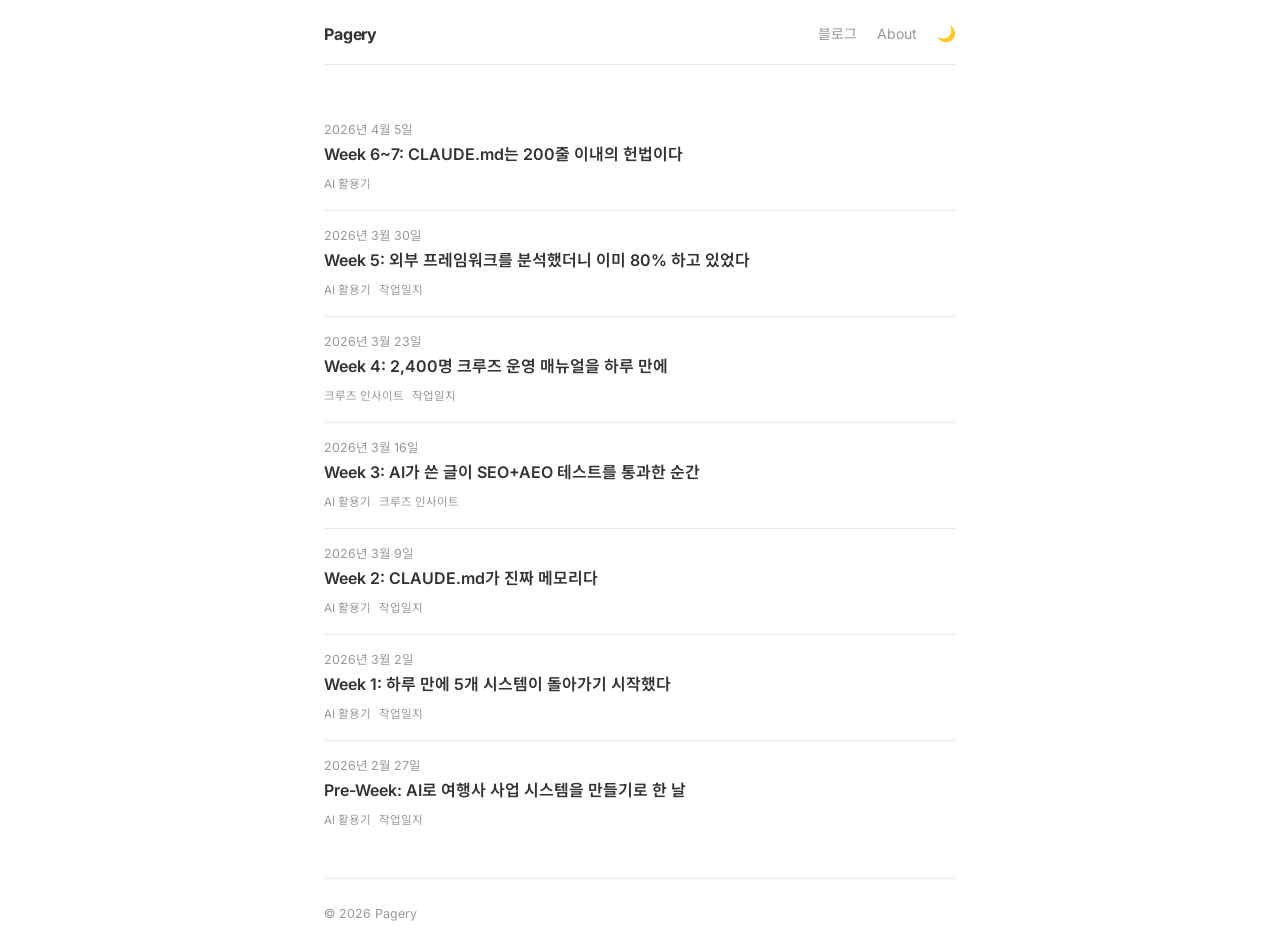
<file: index.html>
<!DOCTYPE html>
<html lang="ko">
<head>
  <meta charset="UTF-8">
  <meta name="viewport" content="width=device-width, initial-scale=1.0">
  <title>Pagery — 여행업 AI 전환 기록</title>
  <meta name="description" content="여행업 23년 경력의 비전문가가 AI로 사업 시스템을 만들어가는 기록.">
  <meta property="og:title" content="Pagery">
  <meta property="og:description" content="여행업 23년 경력의 비전문가가 AI로 사업 시스템을 만들어가는 기록.">
  <meta property="og:type" content="website">
  <link rel="preconnect" href="https://fonts.googleapis.com">
  <link rel="preconnect" href="https://fonts.gstatic.com" crossorigin>
  <link href="https://fonts.googleapis.com/css2?family=Inter:wght@400;600;700&family=Noto+Sans+KR:wght@400;700&display=swap" rel="stylesheet">
  <link rel="stylesheet" href="css/style.css">
  <script type="application/ld+json">
  {
    "@context": "https://schema.org",
    "@type": "Person",
    "name": "Pagery",
    "jobTitle": "Travel Industry AI Strategist",
    "description": "여행업 23년 경력, AI 시스템 직접 설계·구축",
    "url": "https://kangs-blog.com"
  }
  </script>
</head>
<body>

<div class="page">
  <nav class="site-nav">
    <a href="index.html" class="nav-logo">Pagery</a>
    <div class="nav-right">
      <a href="blog/index.html">블로그</a>
      <a href="about.html">About</a>
      <button class="theme-toggle" id="theme-toggle" aria-label="다크모드 전환" onclick="toggleTheme()">🌙</button>
    </div>
  </nav>

  <ul class="post-list" id="post-list">
    <li class="post-list-item" style="color: var(--sub); font-size: 0.9rem;">불러오는 중...</li>
  </ul>

  <footer>
    <p>© 2026 Pagery</p>
  </footer>
</div>

<script src="js/main.js"></script>
<script>
  loadPosts({ postsPath: 'blog/posts.json' }).then(posts => {
    renderMinimalList(document.getElementById('post-list'), posts, 'blog/');
  });
</script>
</body>
</html>
</file>
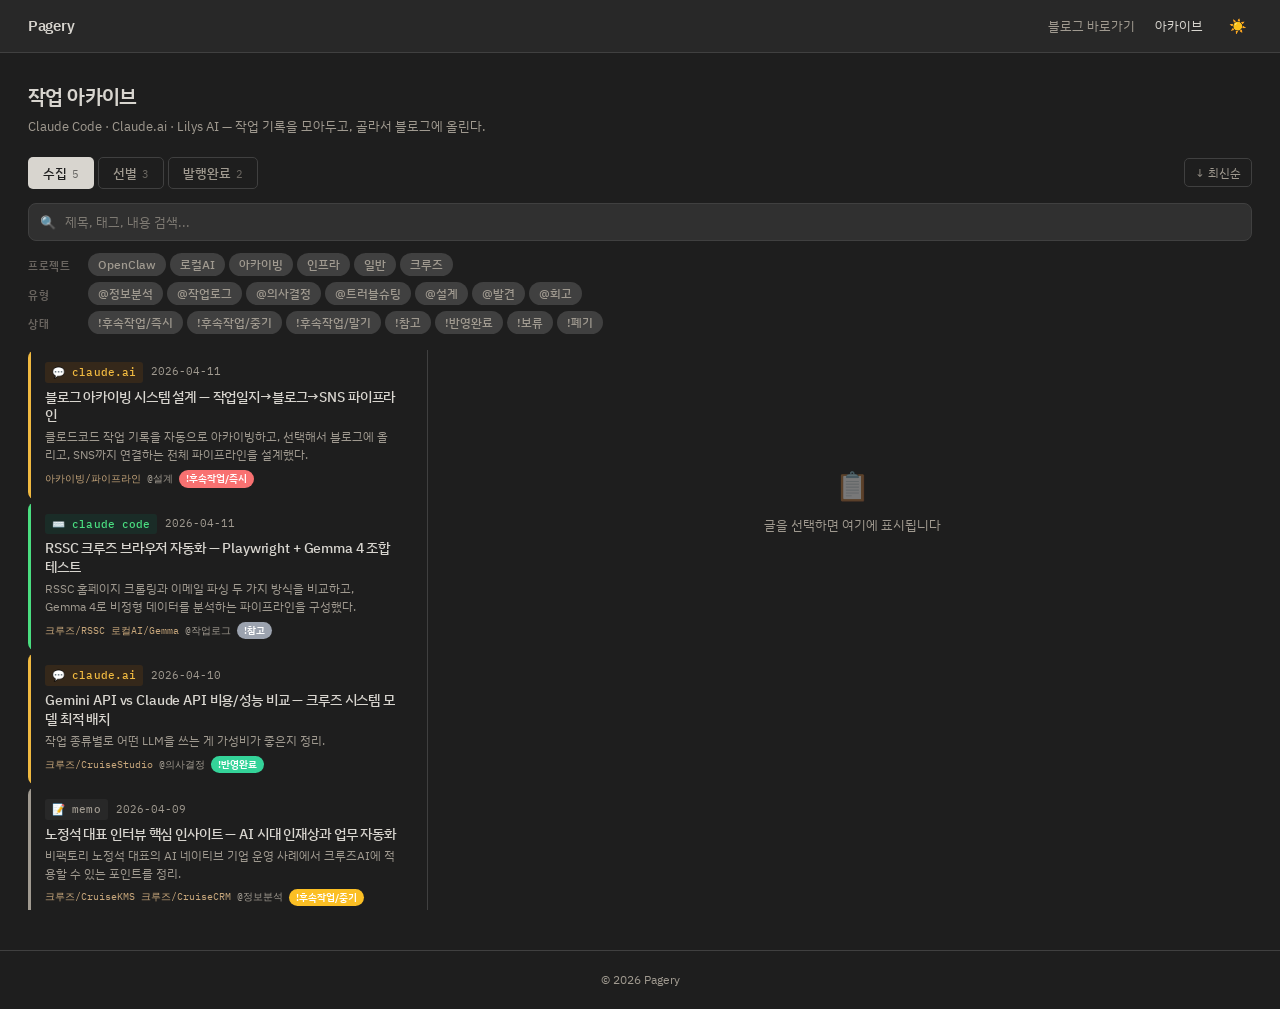
<file: archive/index.html>
<!DOCTYPE html>
<html lang="ko">
<head>
<meta charset="UTF-8">
<meta name="viewport" content="width=device-width, initial-scale=1.0">
<title>아카이브 — Pagery</title>
<link rel="preconnect" href="https://fonts.googleapis.com">
<link href="https://fonts.googleapis.com/css2?family=IBM+Plex+Sans+KR:wght@300;400;500;600&family=IBM+Plex+Mono:wght@400;500&display=swap" rel="stylesheet">
<style>
:root {
  --bg: #faf8f4;
  --bg-panel: #f5f1eb;
  --bg-card: #efeae3;
  --bg-card-hover: #e8e2d9;
  --bg-card-selected: #e5ded4;
  --bg-tag: #e8e2d9;
  --bg-tag-active: #2d2a26;
  --bg-input: #f5f1eb;
  --text: #2d2a26;
  --text-secondary: #8a8078;
  --text-tag-active: #faf8f4;
  --border: #ddd6cc;
  --border-focus: #a07d5a;
  --accent: #a07d5a;
  --tab-active-bg: #2d2a26;
  --tab-active-text: #faf8f4;
  --highlight: #fde68a;
  --source-claude: #b45309;
  --source-code: #047857;
  --source-lilys: #6d28d9;
  --source-memo: #78716c;
  --dim-label: #b0a898;
  --action-imm: #dc2626;
  --action-mid: #d97706;
  --action-long: #2563eb;
  --action-ref: #6b7280;
  --action-done: #059669;
  --action-hold: #9333ea;
  --action-discard: #a1a1aa;
  --font-sans: 'IBM Plex Sans KR', -apple-system, sans-serif;
  --font-mono: 'IBM Plex Mono', monospace;
  --radius: 8px;
  --radius-sm: 5px;
  --transition: 0.15s ease;
  --shadow-card: 0 1px 3px rgba(0,0,0,0.04);
}
[data-theme="dark"] {
  --bg: #1e1e1e;
  --bg-panel: #282828;
  --bg-card: #303030;
  --bg-card-hover: #383838;
  --bg-card-selected: #3c3c3c;
  --bg-tag: #404040;
  --bg-tag-active: #d8d5cf;
  --bg-input: #303030;
  --text: #d8d5cf;
  --text-secondary: #a09a90;
  --text-tag-active: #1e1e1e;
  --border: #404040;
  --border-focus: #c9a87c;
  --accent: #c9a87c;
  --tab-active-bg: #d8d5cf;
  --tab-active-text: #1e1e1e;
  --highlight: #854d0e;
  --source-claude: #f0b940;
  --source-code: #4ade80;
  --source-lilys: #b09aee;
  --source-memo: #a09a90;
  --dim-label: #6a6560;
  --action-imm: #f87171;
  --action-mid: #fbbf24;
  --action-long: #60a5fa;
  --action-ref: #9ca3af;
  --action-done: #34d399;
  --action-hold: #c084fc;
  --action-discard: #71717a;
  --shadow-card: 0 1px 3px rgba(0,0,0,0.15);
}
* { margin:0; padding:0; box-sizing:border-box; }
body {
  font-family: var(--font-sans);
  background: var(--bg);
  color: var(--text);
  line-height: 1.6;
  min-height: 100vh;
  transition: background var(--transition), color var(--transition);
}

/* ── NAV ── */
nav { display:flex; align-items:center; justify-content:space-between; padding:14px 28px; border-bottom:1px solid var(--border); background:var(--bg-panel); position:sticky; top:0; z-index:100; }
nav .logo { font-weight:600; font-size:15px; letter-spacing:-0.02em; text-decoration:none; color:var(--text); }
nav .nav-links { display:flex; align-items:center; gap:20px; }
nav .nav-links a { font-size:13px; color:var(--text-secondary); text-decoration:none; transition:color var(--transition); }
nav .nav-links a:hover, nav .nav-links a.active { color:var(--text); }
.theme-toggle { background:none; border:none; cursor:pointer; font-size:14px; padding:4px 6px; color:var(--text-secondary); border-radius:var(--radius-sm); transition:background var(--transition); }
.theme-toggle:hover { background:var(--bg-tag); }

/* ── HEADER ── */
.archive-header { padding:28px 28px 0; max-width:1440px; margin:0 auto; }
.archive-header h1 { font-size:20px; font-weight:600; letter-spacing:-0.03em; margin-bottom:3px; }
.archive-header p { font-size:13px; color:var(--text-secondary); margin-bottom:20px; }

/* ── CONTROLS ── */
.controls { max-width:1440px; margin:0 auto; padding:0 28px; }
.tabs-row { display:flex; align-items:center; justify-content:space-between; margin-bottom:14px; }
.tabs { display:flex; gap:4px; }
.tab { padding:6px 14px; font-size:13px; font-weight:500; border:1px solid var(--border); border-radius:var(--radius-sm); background:transparent; color:var(--text-secondary); cursor:pointer; transition:all var(--transition); font-family:var(--font-sans); }
.tab:hover { color:var(--text); border-color:var(--text-secondary); }
.tab.active { background:var(--tab-active-bg); color:var(--tab-active-text); border-color:transparent; }
.tab .count { font-size:11px; font-weight:400; margin-left:5px; opacity:0.6; }
.sort-toggle { display:flex; align-items:center; gap:6px; font-size:12px; color:var(--text-secondary); cursor:pointer; padding:5px 10px; border-radius:var(--radius-sm); border:1px solid var(--border); background:transparent; font-family:var(--font-sans); transition:all var(--transition); }
.sort-toggle:hover { border-color:var(--text-secondary); color:var(--text); }

/* Search */
.search-bar { position:relative; margin-bottom:12px; }
.search-bar input { width:100%; padding:9px 14px 9px 36px; font-size:13px; font-family:var(--font-sans); border:1px solid var(--border); border-radius:var(--radius); background:var(--bg-input); color:var(--text); outline:none; transition:border-color var(--transition); }
.search-bar input:focus { border-color:var(--border-focus); }
.search-bar input::placeholder { color:var(--text-secondary); opacity:0.7; }
.search-icon { position:absolute; left:12px; top:50%; transform:translateY(-50%); font-size:13px; color:var(--text-secondary); pointer-events:none; }

/* ── 3차원 태그 필터 ── */
.filter-section { margin-bottom:16px; }
.filter-row { display:flex; align-items:flex-start; gap:8px; margin-bottom:6px; }
.filter-label { font-size:10.5px; font-weight:600; text-transform:uppercase; letter-spacing:0.06em; color:var(--dim-label); min-width:52px; padding-top:5px; flex-shrink:0; }
.filter-chips { display:flex; flex-wrap:wrap; gap:4px; }
.tag-chip { padding:3px 10px; font-size:11.5px; font-weight:500; border-radius:20px; background:var(--bg-tag); color:var(--text-secondary); cursor:pointer; transition:all var(--transition); border:none; font-family:var(--font-sans); white-space:nowrap; }
.tag-chip:hover { color:var(--text); }
.tag-chip.active { background:var(--bg-tag-active); color:var(--text-tag-active); }
/* action 색상 */
.tag-chip[data-action="후속작업/즉시"].active { background:var(--action-imm); color:#fff; }
.tag-chip[data-action="후속작업/중기"].active { background:var(--action-mid); color:#fff; }
.tag-chip[data-action="후속작업/말기"].active { background:var(--action-long); color:#fff; }
.tag-chip[data-action="참고"].active { background:var(--action-ref); color:#fff; }
.tag-chip[data-action="반영완료"].active { background:var(--action-done); color:#fff; }
.tag-chip[data-action="보류"].active { background:var(--action-hold); color:#fff; }
.tag-chip[data-action="폐기"].active { background:var(--action-discard); color:#fff; }

/* ── MAIN LAYOUT ── */
.main-layout { display:grid; grid-template-columns:400px 1fr; gap:0; max-width:1440px; margin:0 auto; padding:0 28px 40px; min-height:calc(100vh - 300px); }

/* ── LIST ── */
.list-panel { border-right:1px solid var(--border); padding-right:16px; overflow-y:auto; max-height:calc(100vh - 340px); }
.list-panel::-webkit-scrollbar { width:3px; }
.list-panel::-webkit-scrollbar-thumb { background:var(--border); border-radius:2px; }
.card { display:flex; gap:0; padding:0; border-radius:var(--radius); cursor:pointer; transition:background var(--transition); margin-bottom:2px; overflow:hidden; }
.card:hover { background:var(--bg-card-hover); }
.card.selected { background:var(--bg-card-selected); }
.card-color-bar { width:3px; min-height:100%; flex-shrink:0; border-radius:3px 0 0 3px; }
.card-color-bar.claude-ai { background:var(--source-claude); }
.card-color-bar.claude-code { background:var(--source-code); }
.card-color-bar.lilys { background:var(--source-lilys); }
.card-color-bar.memo { background:var(--source-memo); }
.card-content { padding:12px 14px; flex:1; min-width:0; }
.card-meta { display:flex; align-items:center; gap:8px; margin-bottom:5px; }
.source-badge { display:inline-flex; align-items:center; gap:4px; font-size:10.5px; font-weight:500; font-family:var(--font-mono); padding:2px 7px; border-radius:3px; letter-spacing:0.01em; }
.source-badge.claude-ai { background:rgba(217,119,6,0.12); color:var(--source-claude); }
.source-badge.claude-code { background:rgba(5,150,105,0.12); color:var(--source-code); }
.source-badge.lilys { background:rgba(124,58,237,0.12); color:var(--source-lilys); }
.source-badge.memo { background:rgba(115,115,115,0.12); color:var(--source-memo); }
.card-date { font-size:11px; color:var(--text-secondary); font-family:var(--font-mono); }
.card-title { font-size:13.5px; font-weight:500; line-height:1.4; margin-bottom:3px; letter-spacing:-0.01em; }
.card-excerpt { font-size:12px; color:var(--text-secondary); line-height:1.5; display:-webkit-box; -webkit-line-clamp:2; -webkit-box-orient:vertical; overflow:hidden; }
/* card 하단에 project + action 표시 */
.card-dim-tags { display:flex; gap:6px; margin-top:6px; flex-wrap:wrap; align-items:center; }
.card-dim-tags .dim-project { font-size:10px; color:var(--accent); font-family:var(--font-mono); }
.card-dim-tags .dim-type { font-size:10px; color:var(--text-secondary); font-family:var(--font-mono); }
.action-pill { font-size:9.5px; font-weight:600; padding:1px 7px; border-radius:10px; color:#fff; }
.action-pill[data-action="후속작업/즉시"] { background:var(--action-imm); }
.action-pill[data-action="후속작업/중기"] { background:var(--action-mid); }
.action-pill[data-action="후속작업/말기"] { background:var(--action-long); }
.action-pill[data-action="참고"] { background:var(--action-ref); }
.action-pill[data-action="반영완료"] { background:var(--action-done); }
.action-pill[data-action="보류"] { background:var(--action-hold); }
.action-pill[data-action="폐기"] { background:var(--action-discard); }
mark { background:var(--highlight); color:inherit; padding:0 1px; border-radius:2px; }
.list-empty { padding:60px 16px; text-align:center; color:var(--text-secondary); font-size:13px; }

/* ── DETAIL ── */
.detail-panel { padding-left:24px; overflow-y:auto; max-height:calc(100vh - 340px); }
.detail-panel::-webkit-scrollbar { width:3px; }
.detail-panel::-webkit-scrollbar-thumb { background:var(--border); border-radius:2px; }
.detail-empty { display:flex; flex-direction:column; align-items:center; justify-content:center; height:300px; color:var(--text-secondary); font-size:13px; gap:6px; }
.detail-empty .empty-icon { font-size:28px; opacity:0.4; }
.detail-header { margin-bottom:20px; }
.detail-header .detail-meta { display:flex; align-items:center; gap:10px; margin-bottom:8px; }
.detail-header h2 { font-size:20px; font-weight:600; letter-spacing:-0.03em; line-height:1.35; margin-bottom:4px; }
.detail-header .detail-date { font-size:12px; color:var(--text-secondary); font-family:var(--font-mono); }
.detail-summary { background:var(--bg-card); border-radius:var(--radius); padding:16px 18px; margin-bottom:18px; border-left:3px solid var(--accent); }
.detail-summary h3 { font-size:11px; font-weight:600; text-transform:uppercase; letter-spacing:0.06em; color:var(--text-secondary); margin-bottom:8px; }
.detail-summary p { font-size:13.5px; line-height:1.7; }
.detail-body { font-size:14px; line-height:1.75; margin-bottom:20px; }
.detail-body h4 { font-size:14.5px; font-weight:600; margin:18px 0 6px; letter-spacing:-0.02em; }
.detail-body p { margin-bottom:10px; }
.detail-body ul { margin:6px 0 10px 18px; font-size:13.5px; }
.detail-body li { margin-bottom:3px; }
.detail-body code { font-family:var(--font-mono); font-size:12px; background:var(--bg-tag); padding:2px 5px; border-radius:3px; }
.detail-links { display:flex; gap:6px; flex-wrap:wrap; margin-bottom:18px; }
.detail-links a { display:inline-flex; align-items:center; gap:5px; padding:6px 12px; font-size:12px; font-weight:500; border:1px solid var(--border); border-radius:var(--radius-sm); color:var(--text); text-decoration:none; transition:all var(--transition); }
.detail-links a:hover { border-color:var(--accent); color:var(--accent); }

/* 3차원 태그 표시 (디테일) */
.detail-dimensions { margin-bottom:18px; }
.dim-row { display:flex; align-items:center; gap:6px; margin-bottom:5px; }
.dim-row-label { font-size:10px; font-weight:600; text-transform:uppercase; letter-spacing:0.06em; color:var(--dim-label); min-width:42px; }
.dim-row .dtag { display:inline-flex; align-items:center; gap:3px; padding:3px 9px; font-size:11.5px; font-weight:500; border-radius:20px; background:var(--bg-tag); color:var(--text-secondary); }
.dtag .remove-tag { cursor:pointer; font-size:13px; line-height:1; opacity:0.5; transition:opacity var(--transition); background:none; border:none; color:inherit; padding:0 0 0 2px; }
.dtag .remove-tag:hover { opacity:1; }

/* 보조 태그 */
.detail-free-tags { margin-bottom:18px; }
.detail-free-tags .dtag-label { font-size:10px; font-weight:600; text-transform:uppercase; letter-spacing:0.06em; color:var(--dim-label); margin-bottom:5px; }
.detail-free-tags-list { display:flex; flex-wrap:wrap; gap:5px; align-items:center; }
.add-tag-btn { display:inline-flex; align-items:center; gap:3px; padding:3px 9px; font-size:11.5px; font-weight:500; border-radius:20px; background:transparent; border:1px dashed var(--border); color:var(--text-secondary); cursor:pointer; font-family:var(--font-sans); transition:all var(--transition); }
.add-tag-btn:hover { border-color:var(--accent); color:var(--accent); }
.tag-input-wrap { display:none; align-items:center; }
.tag-input-wrap.show { display:inline-flex; }
.tag-input-wrap input { width:100px; padding:3px 8px; font-size:11.5px; font-family:var(--font-sans); border:1px solid var(--border); border-radius:20px; background:var(--bg-input); color:var(--text); outline:none; }
.tag-input-wrap input:focus { border-color:var(--accent); }

/* Memo */
/* ── 차원 편집 드롭다운 ── */
.dim-edit-select {
  font-size:11.5px; font-family:var(--font-sans); padding:3px 8px;
  border:1px solid var(--border); border-radius:var(--radius-sm);
  background:var(--bg-input); color:var(--text); outline:none; cursor:pointer;
  transition:border-color var(--transition);
}
.dim-edit-select:focus { border-color:var(--accent); }
.dim-edit-select option { background:var(--bg-panel); color:var(--text); }
.dim-project-input {
  font-size:11.5px; font-family:var(--font-sans); padding:3px 8px; width:140px;
  border:1px solid var(--border); border-radius:var(--radius-sm);
  background:var(--bg-input); color:var(--text); outline:none;
}
.dim-project-input:focus { border-color:var(--accent); }
.dim-add-project { display:inline-flex; align-items:center; gap:3px; padding:3px 9px; font-size:11.5px; font-weight:500; border-radius:20px; background:transparent; border:1px dashed var(--border); color:var(--text-secondary); cursor:pointer; font-family:var(--font-sans); transition:all var(--transition); }
.dim-add-project:hover { border-color:var(--accent); color:var(--accent); }
.detail-memo { margin-bottom:18px; }
.detail-memo label { display:block; font-size:11px; font-weight:600; text-transform:uppercase; letter-spacing:0.06em; color:var(--text-secondary); margin-bottom:6px; }
.detail-memo textarea { width:100%; min-height:70px; padding:10px 12px; font-size:13px; font-family:var(--font-sans); border:1px solid var(--border); border-radius:var(--radius); background:var(--bg-input); color:var(--text); resize:vertical; outline:none; transition:border-color var(--transition); }
.detail-memo textarea:focus { border-color:var(--border-focus); }

/* Actions */
.detail-actions { display:flex; gap:6px; padding-top:14px; border-top:1px solid var(--border); }
.btn { padding:7px 16px; font-size:12.5px; font-weight:500; font-family:var(--font-sans); border-radius:var(--radius-sm); cursor:pointer; transition:all var(--transition); border:1px solid var(--border); background:var(--bg-panel); color:var(--text); }
.btn:hover { border-color:var(--text-secondary); }
.btn-primary { background:var(--tab-active-bg); color:var(--tab-active-text); border-color:transparent; }
.btn-primary:hover { opacity:0.85; }
.btn-publish { background:var(--accent); color:#fff; border-color:transparent; }
.btn-publish:hover { opacity:0.85; }

footer { text-align:center; padding:20px; font-size:11.5px; color:var(--text-secondary); border-top:1px solid var(--border); }

@media (max-width:900px) {
  .main-layout { grid-template-columns:1fr; }
  .list-panel { border-right:none; border-bottom:1px solid var(--border); padding-right:0; padding-bottom:12px; max-height:40vh; }
  .detail-panel { padding-left:0; padding-top:16px; }
  .archive-header,.controls { padding-left:16px; padding-right:16px; }
  .main-layout { padding:0 16px 40px; }
  nav { padding:14px 16px; }
  .filter-row { flex-direction:column; gap:4px; }
  .filter-label { min-width:auto; padding-top:0; }
}
</style>
</head>
<body>

<nav>
  <a href="https://galincia-hub.github.io/kangs-blog/index.html" class="logo">Pagery</a>
  <div class="nav-links">
    <a href="https://galincia-hub.github.io/kangs-blog/blog/index.html">블로그 바로가기</a>
    <a href="#" class="active">아카이브</a>
    <button class="theme-toggle" onclick="toggleTheme()" title="테마 전환">☀️</button>
  </div>
</nav>

<div class="archive-header">
  <h1>작업 아카이브</h1>
  <p>Claude Code · Claude.ai · Lilys AI — 작업 기록을 모아두고, 골라서 블로그에 올린다.</p>
</div>

<div class="controls">
  <div class="tabs-row">
    <div class="tabs">
      <button class="tab active" data-tab="inbox" onclick="switchTab('inbox')">수집<span class="count" id="count-inbox">0</span></button>
      <button class="tab" data-tab="shortlist" onclick="switchTab('shortlist')">선별<span class="count" id="count-shortlist">0</span></button>
      <button class="tab" data-tab="published" onclick="switchTab('published')">발행완료<span class="count" id="count-published">0</span></button>
    </div>
    <button class="sort-toggle" onclick="toggleSort()" id="sortBtn">↓ 최신순</button>
  </div>
  <div class="search-bar">
    <span class="search-icon">🔍</span>
    <input type="text" id="searchInput" placeholder="제목, 태그, 내용 검색..." oninput="filterCards()">
  </div>
  <!-- ★ 차원별 3행 필터 -->
  <div class="filter-section" id="filterSection"></div>
</div>

<div class="main-layout">
  <div class="list-panel" id="listPanel"></div>
  <div class="detail-panel" id="detailPanel">
    <div class="detail-empty"><span class="empty-icon">📋</span>글을 선택하면 여기에 표시됩니다</div>
  </div>
</div>

<footer>© 2026 Pagery</footer>

<script>
const SOURCE_META = {
  'claude-ai':   { icon:'💬', label:'claude.ai' },
  'claude-code': { icon:'⌨️', label:'claude code' },
  'lilys':       { icon:'🎬', label:'lilys ai' },
  'memo':        { icon:'📝', label:'memo' }
};
const LINK_META = {
  claude_ai:   { icon:'💬', label:'Claude 대화' },
  claude_code: { icon:'⌨️', label:'Code 세션' },
  source:      { icon:'🔗', label:'원본' },
  github:      { icon:'🔗', label:'GitHub' },
  blog:        { icon:'📄', label:'블로그 글' },
  related:     { icon:'🔗', label:'관련 링크' }
};
const TYPE_LIST = ['정보분석','작업로그','의사결정','트러블슈팅','설계','발견','회고'];
const ACTION_LIST = ['후속작업/즉시','후속작업/중기','후속작업/말기','참고','반영완료','보류','폐기'];
const PROJECT_CATEGORIES = ['인프라','OpenClaw','투자','크루즈','로컬AI','아카이빙','일반'];

// ── DATA: archive.json에서 로드 ──
let archiveData = [];

// ── STATE ──
let currentTab = "inbox";
let selectedId = null;
let activeProjects = new Set();
let activeTypes = new Set();
let activeActions = new Set();
let searchQuery = "";
let sortAsc = false;

// ── INIT ──
async function init() {
  const saved = localStorage.getItem('pagery-theme');
  const el = document.documentElement;
  const btn = document.querySelector('.theme-toggle');
  if (saved === 'light') { el.removeAttribute('data-theme'); btn.textContent = '🌙'; }
  else { el.setAttribute('data-theme','dark'); btn.textContent = '☀️'; }

  // archive.json에서 데이터 로드
  try {
    const res = await fetch('archive.json');
    archiveData = await res.json();
  } catch(e) {
    console.error('archive.json 로드 실패:', e);
    document.getElementById('listPanel').innerHTML = '<div class="list-empty">archive.json을 불러올 수 없습니다</div>';
    return;
  }
  renderFilters();
  renderList();
  updateCounts();
}
function toggleTheme() {
  const el = document.documentElement; const btn = document.querySelector('.theme-toggle');
  if (el.getAttribute('data-theme')==='dark') { el.removeAttribute('data-theme'); btn.textContent='🌙'; localStorage.setItem('pagery-theme','light'); }
  else { el.setAttribute('data-theme','dark'); btn.textContent='☀️'; localStorage.setItem('pagery-theme','dark'); }
}

// ── TABS ──
function switchTab(tab) {
  currentTab = tab; selectedId = null;
  document.querySelectorAll('.tab').forEach(t=>t.classList.remove('active'));
  document.querySelector(`[data-tab="${tab}"]`).classList.add('active');
  renderList(); showEmptyDetail();
}
function updateCounts() {
  document.getElementById('count-inbox').textContent = archiveData.filter(d=>d.status==='inbox').length;
  document.getElementById('count-shortlist').textContent = archiveData.filter(d=>d.status==='shortlist').length;
  document.getElementById('count-published').textContent = archiveData.filter(d=>d.status==='published').length;
}
function toggleSort() { sortAsc=!sortAsc; document.getElementById('sortBtn').textContent = sortAsc?'↑ 오래된순':'↓ 최신순'; renderList(); }

// ── 3차원 필터 렌더링 ──
function renderFilters() {
  // 프로젝트 대분류 추출
  const allProjects = [...new Set(archiveData.flatMap(d=>d.project.map(p=>p.split('/')[0])))].sort();
  const projectChips = allProjects.map(p =>
    `<button class="tag-chip" data-dim="project" data-val="${p}" onclick="toggleFilter('project','${p}')">${p}</button>`
  ).join('');
  const typeChips = TYPE_LIST.map(t =>
    `<button class="tag-chip" data-dim="type" data-val="${t}" onclick="toggleFilter('type','${t}')">@${t}</button>`
  ).join('');
  const actionChips = ACTION_LIST.map(a =>
    `<button class="tag-chip" data-dim="action" data-val="${a}" data-action="${a}" onclick="toggleFilter('action','${a}')">!${a}</button>`
  ).join('');
  document.getElementById('filterSection').innerHTML = `
    <div class="filter-row"><span class="filter-label">프로젝트</span><div class="filter-chips">${projectChips}</div></div>
    <div class="filter-row"><span class="filter-label">유형</span><div class="filter-chips">${typeChips}</div></div>
    <div class="filter-row"><span class="filter-label">상태</span><div class="filter-chips">${actionChips}</div></div>
  `;
}
function toggleFilter(dim, val) {
  const set = dim==='project' ? activeProjects : dim==='type' ? activeTypes : activeActions;
  if (set.has(val)) set.delete(val); else set.add(val);
  document.querySelectorAll(`.tag-chip[data-dim="${dim}"]`).forEach(chip => {
    chip.classList.toggle('active', (dim==='project'?activeProjects:dim==='type'?activeTypes:activeActions).has(chip.dataset.val));
  });
  renderList();
}

// ── FILTER ──
function filterCards() { searchQuery = document.getElementById('searchInput').value.toLowerCase(); renderList(); }
function getFiltered() {
  let items = archiveData.filter(d => {
    if (d.status !== currentTab) return false;
    // 차원 간 AND, 차원 내 OR
    if (activeProjects.size > 0 && !d.project.some(p => [...activeProjects].some(ap => p.startsWith(ap)))) return false;
    if (activeTypes.size > 0 && !activeTypes.has(d.type)) return false;
    if (activeActions.size > 0 && !activeActions.has(d.action)) return false;
    if (searchQuery) {
      const hay = (d.title + d.excerpt + d.tags.join(' ') + d.project.join(' ') + d.type + d.action + d.body).toLowerCase();
      if (!hay.includes(searchQuery)) return false;
    }
    return true;
  });
  items.sort((a,b) => sortAsc ? a.date.localeCompare(b.date) : b.date.localeCompare(a.date));
  return items;
}

function highlightText(text, query) {
  if (!query) return text;
  const regex = new RegExp(`(${query.replace(/[.*+?^${}()|[\]\\]/g,'\\$&')})`, 'gi');
  return text.replace(regex, '<mark>$1</mark>');
}
function escHtml(s) { return s.replace(/&/g,'&amp;').replace(/</g,'&lt;').replace(/>/g,'&gt;'); }

// ── RENDER LIST ──
function renderList() {
  const items = getFiltered();
  const panel = document.getElementById('listPanel');
  if (items.length === 0) { panel.innerHTML = '<div class="list-empty">표시할 항목이 없습니다</div>'; return; }
  const sm = SOURCE_META;
  panel.innerHTML = items.map(d => `
    <div class="card ${selectedId===d.id?'selected':''}" onclick="selectCard(${d.id})">
      <div class="card-color-bar ${d.source}"></div>
      <div class="card-content">
        <div class="card-meta">
          <span class="source-badge ${d.source}">${sm[d.source].icon} ${sm[d.source].label}</span>
          <span class="card-date">${d.date}</span>
        </div>
        <div class="card-title">${highlightText(escHtml(d.title), searchQuery)}</div>
        <div class="card-excerpt">${highlightText(escHtml(d.excerpt), searchQuery)}</div>
        <div class="card-dim-tags">
          ${d.project.map(p=>`<span class="dim-project">${p}</span>`).join('')}
          <span class="dim-type">@${d.type}</span>
          <span class="action-pill" data-action="${d.action}">!${d.action}</span>
        </div>
      </div>
    </div>
  `).join('');
}

function showEmptyDetail() {
  document.getElementById('detailPanel').innerHTML = '<div class="detail-empty"><span class="empty-icon">📋</span>글을 선택하면 여기에 표시됩니다</div>';
}

// ── DETAIL ──
function selectCard(id) {
  selectedId = id; renderList();
  const d = archiveData.find(x=>x.id===id);
  if (!d) return;
  const sm = SOURCE_META;

  // links 렌더링 (확장형)
  let linksHtml = '';
  for (const [k,v] of Object.entries(d.links)) {
    if (k === 'related' && Array.isArray(v)) {
      v.forEach((url,i) => { linksHtml += `<a href="${url}" target="_blank">🔗 관련 ${i+1}</a>`; });
    } else if (v) {
      const m = LINK_META[k] || {icon:'🔗',label:k};
      linksHtml += `<a href="${v}" target="_blank">${m.icon} ${m.label}</a>`;
    }
  }

  const statusBtns = d.status === 'inbox'
    ? `<button class="btn btn-primary" onclick="moveStatus(${d.id},'shortlist')">→ 선별로 이동</button><button class="btn" onclick="moveStatus(${d.id},'published')">→ 바로 발행</button>`
    : d.status === 'shortlist'
    ? `<button class="btn btn-publish" onclick="moveStatus(${d.id},'published')">📝 블로그 발행</button><button class="btn" onclick="moveStatus(${d.id},'inbox')">← 수집으로</button>`
    : `<button class="btn" onclick="moveStatus(${d.id},'shortlist')">← 선별로</button>`;

  // 3차원 태그 — 편집 가능
  const projectChips = d.project.map((p,i) =>
    `<span class="dtag">${p}<button class="remove-tag" onclick="removeProject(${d.id},${i})">×</button></span>`
  ).join('');
  const projectAddHtml = d.project.length < 3 ?
    `<button class="dim-add-project" onclick="showProjectInput(${d.id})">+ 프로젝트</button>
     <span class="tag-input-wrap" id="projInput-${d.id}">
       <input class="dim-project-input" list="projectList" placeholder="대분류/소분류" onkeydown="if(event.key==='Enter')addProject(${d.id},this.value)">
     </span>
     <datalist id="projectList">${PROJECT_CATEGORIES.map(c=>`<option value="${c}">`).join('')}</datalist>` : '';

  const typeSelect = `<select class="dim-edit-select" onchange="changeType(${d.id},this.value)">
    ${TYPE_LIST.map(t=>`<option value="${t}" ${d.type===t?'selected':''}>${t}</option>`).join('')}
  </select>`;

  const actionSelect = `<select class="dim-edit-select" onchange="changeAction(${d.id},this.value)">
    ${ACTION_LIST.map(a=>`<option value="${a}" ${d.action===a?'selected':''}>${a}</option>`).join('')}
  </select>`;

  const dimHtml = `
    <div class="dim-row"><span class="dim-row-label">프로젝트</span>${projectChips}${projectAddHtml}</div>
    <div class="dim-row"><span class="dim-row-label">유형</span>${typeSelect}</div>
    <div class="dim-row"><span class="dim-row-label">상태</span>${actionSelect} <span class="action-pill" data-action="${d.action}" style="font-size:11px;padding:2px 9px;">!${d.action}</span></div>
  `;

  // 보조 태그
  const freeTagsHtml = d.tags.map((t,i) =>
    `<span class="dtag">#${t}<button class="remove-tag" onclick="removeTag(${d.id},${i})">×</button></span>`
  ).join('') +
  `<button class="add-tag-btn" onclick="showTagInput(${d.id})">+ 태그</button>
   <span class="tag-input-wrap" id="tagInput-${d.id}">
     <input placeholder="태그명" onkeydown="if(event.key==='Enter')addTag(${d.id},this.value)">
   </span>`;

  document.getElementById('detailPanel').innerHTML = `
    <div class="detail-header">
      <div class="detail-meta">
        <span class="source-badge ${d.source}">${sm[d.source].icon} ${sm[d.source].label}</span>
        <span class="detail-date">${d.date}</span>
      </div>
      <h2>${d.title}</h2>
    </div>
    <div class="detail-summary"><h3>AI 요약</h3><p>${d.summary}</p></div>
    <div class="detail-body">${d.body}</div>
    <div class="detail-links">${linksHtml}</div>
    <div class="detail-dimensions">${dimHtml}</div>
    <div class="detail-free-tags">
      <div class="dtag-label">보조 태그</div>
      <div class="detail-free-tags-list">${freeTagsHtml}</div>
    </div>
    <div class="detail-memo">
      <label>내 메모</label>
      <textarea placeholder="메모를 입력하세요..." onchange="saveMemo(${d.id},this.value)">${d.memo}</textarea>
    </div>
    <div class="detail-actions">${statusBtns}</div>
  `;
}

function moveStatus(id, ns) {
  const item = archiveData.find(x=>x.id===id);
  if (item) { item.status=ns; updateCounts(); switchTab(ns); selectCard(id); }
}
function saveMemo(id, val) { const item = archiveData.find(x=>x.id===id); if(item) item.memo=val; }

// ── 차원 편집 ──
function changeType(id, val) {
  const item = archiveData.find(x=>x.id===id);
  if (item) { item.type = val; renderFilters(); renderList(); selectCard(id); }
}
function changeAction(id, val) {
  const item = archiveData.find(x=>x.id===id);
  if (item) { item.action = val; renderFilters(); renderList(); selectCard(id); }
}
function removeProject(id, idx) {
  const item = archiveData.find(x=>x.id===id);
  if (item && item.project.length > 1) { item.project.splice(idx,1); renderFilters(); renderList(); selectCard(id); }
  else if (item && item.project.length <= 1) { alert('프로젝트 태그는 최소 1개 필요합니다.'); }
}
function showProjectInput(id) {
  const el = document.getElementById('projInput-'+id);
  el.classList.toggle('show');
  if (el.classList.contains('show')) el.querySelector('input').focus();
}
function addProject(id, val) {
  val = val.trim(); if(!val) return;
  const item = archiveData.find(x=>x.id===id);
  if (item && item.project.length >= 3) { alert('프로젝트 태그는 최대 3개입니다.'); return; }
  if (item && !item.project.includes(val)) { item.project.push(val); renderFilters(); renderList(); selectCard(id); }
}
function showTagInput(id) {
  const el = document.getElementById('tagInput-'+id);
  el.classList.toggle('show');
  if (el.classList.contains('show')) el.querySelector('input').focus();
}
function addTag(id, val) {
  val = val.trim(); if(!val) return;
  const item = archiveData.find(x=>x.id===id);
  if (item && !item.tags.includes(val)) { item.tags.push(val); selectCard(id); }
}
function removeTag(id, idx) {
  const item = archiveData.find(x=>x.id===id);
  if (item) { item.tags.splice(idx,1); selectCard(id); }
}

init();
</script>
</body>
</html>
</file>
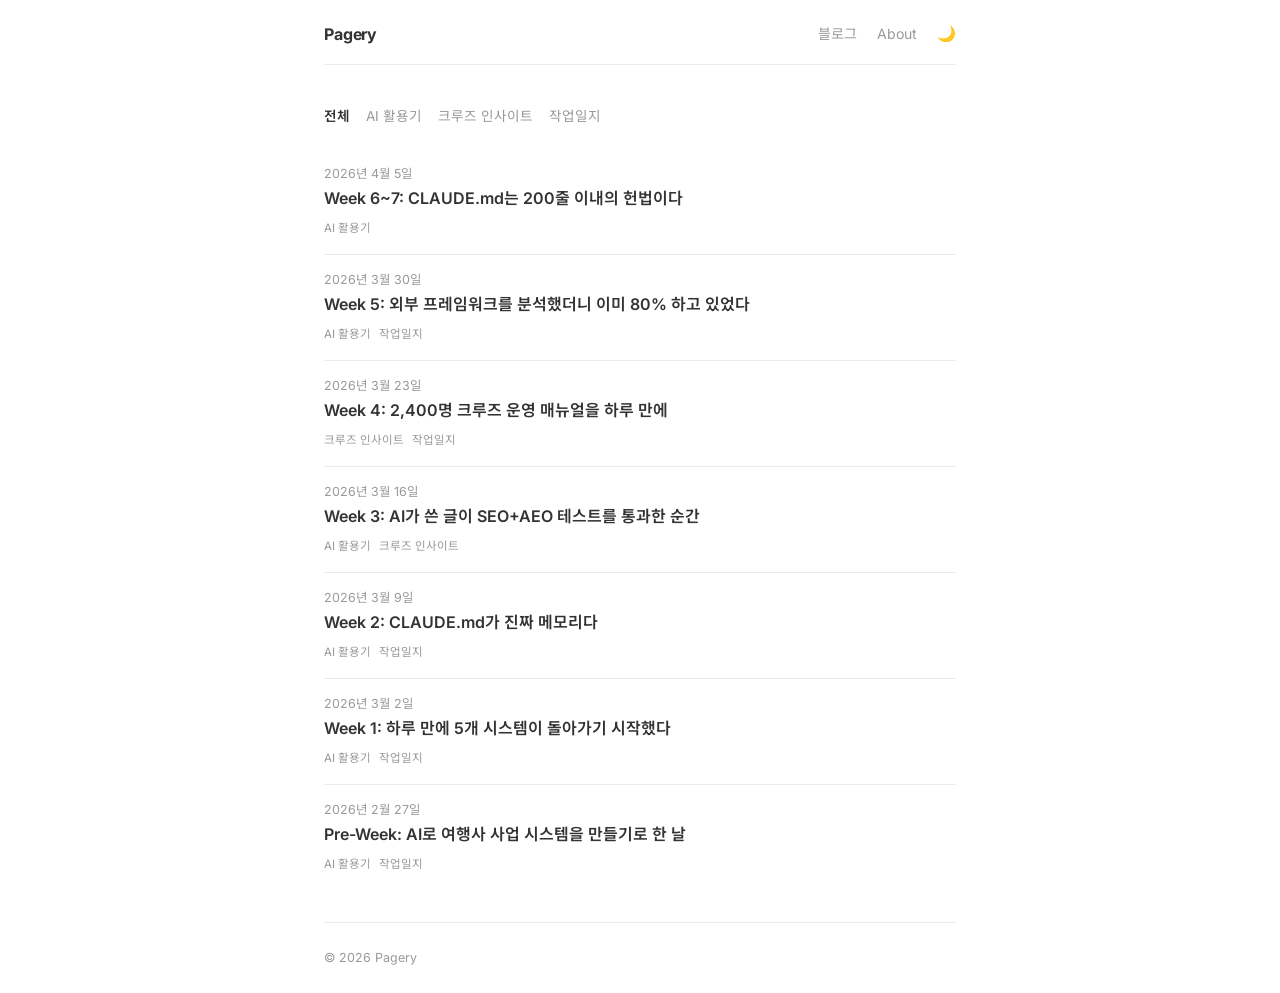
<file: blog/index.html>
<!DOCTYPE html>
<html lang="ko">
<head>
  <meta charset="UTF-8">
  <meta name="viewport" content="width=device-width, initial-scale=1.0">
  <title>블로그 — Pagery</title>
  <meta name="description" content="여행업 AI 전환 기록. 주간 작업 로그.">
  <link rel="preconnect" href="https://fonts.googleapis.com">
  <link rel="preconnect" href="https://fonts.gstatic.com" crossorigin>
  <link href="https://fonts.googleapis.com/css2?family=Inter:wght@400;600;700&family=Noto+Sans+KR:wght@400;700&display=swap" rel="stylesheet">
  <link rel="stylesheet" href="../css/style.css">
</head>
<body>

<div class="page">
  <nav class="site-nav">
    <a href="../index.html" class="nav-logo">Pagery</a>
    <div class="nav-right">
      <a href="index.html">블로그</a>
      <a href="../about.html">About</a>
      <button class="theme-toggle" id="theme-toggle" aria-label="다크모드 전환" onclick="toggleTheme()">🌙</button>
    </div>
  </nav>

  <div class="cat-filter">
    <button class="cat-btn active" data-cat="전체">전체</button>
    <button class="cat-btn" data-cat="AI 활용기">AI 활용기</button>
    <button class="cat-btn" data-cat="크루즈 인사이트">크루즈 인사이트</button>
    <button class="cat-btn" data-cat="작업일지">작업일지</button>
  </div>

  <ul class="post-list" id="post-list">
    <li class="post-list-item" style="color: var(--sub); font-size: 0.9rem;">불러오는 중...</li>
  </ul>

  <footer>
    <p>© 2026 Pagery</p>
  </footer>
</div>

<script src="../js/main.js"></script>
<script>
  const list = document.getElementById('post-list');
  loadPosts({ postsPath: 'posts.json' }).then(posts => {
    renderMinimalList(list, posts, '');
  });
  initCatFilter({ container: list, slugPrefix: '', postsPath: 'posts.json' });
</script>
</body>
</html>
</file>
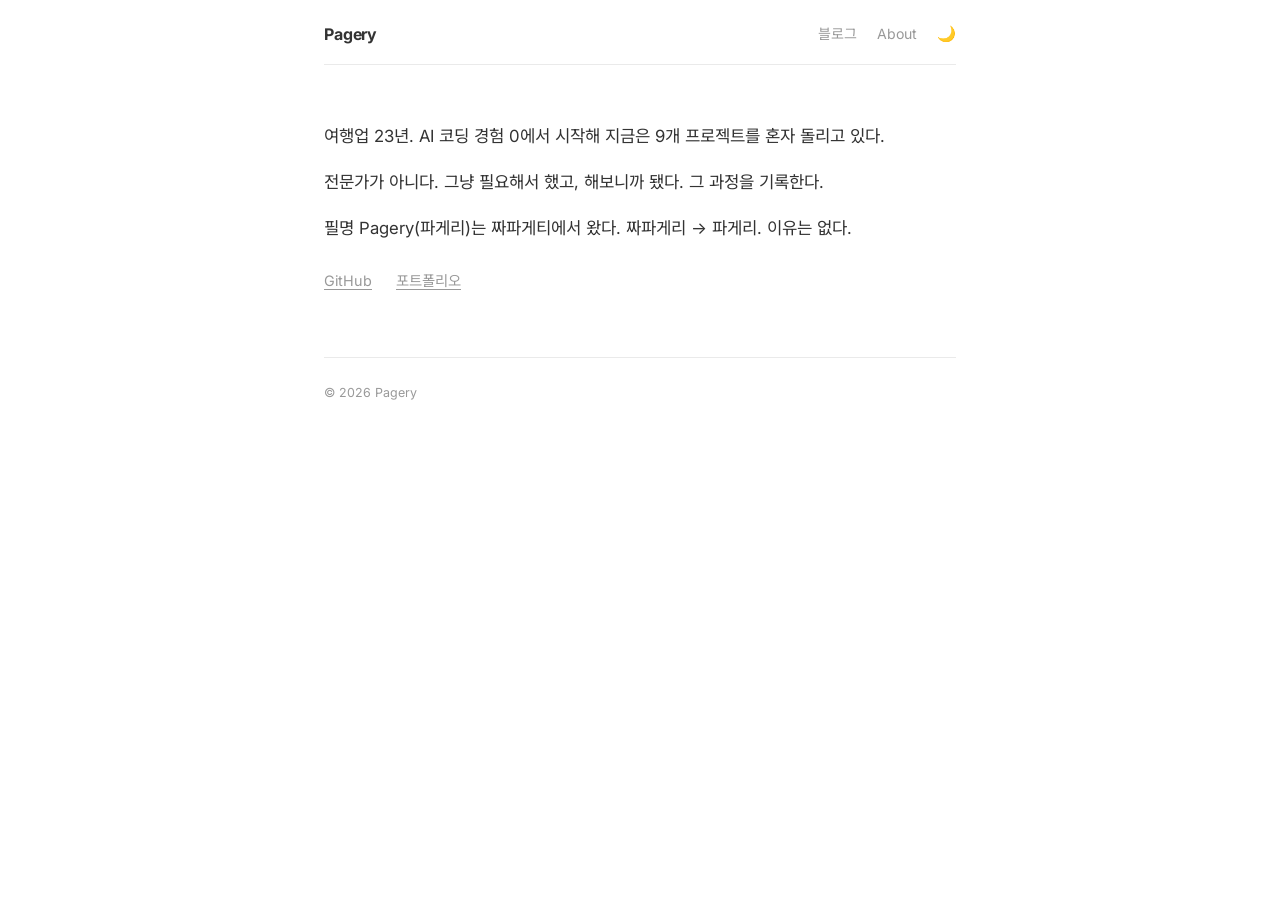
<file: about.html>
<!DOCTYPE html>
<html lang="ko">
<head>
  <meta charset="UTF-8">
  <meta name="viewport" content="width=device-width, initial-scale=1.0">
  <title>About — Pagery</title>
  <meta name="description" content="여행업 23년, AI 시스템 직접 구축 중인 50대 비전문가.">
  <link rel="preconnect" href="https://fonts.googleapis.com">
  <link rel="preconnect" href="https://fonts.gstatic.com" crossorigin>
  <link href="https://fonts.googleapis.com/css2?family=Inter:wght@400;600;700&family=Noto+Sans+KR:wght@400;700&display=swap" rel="stylesheet">
  <link rel="stylesheet" href="css/style.css">
</head>
<body>

<div class="page">
  <nav class="site-nav">
    <a href="index.html" class="nav-logo">Pagery</a>
    <div class="nav-right">
      <a href="blog/index.html">블로그</a>
      <a href="about.html">About</a>
      <button class="theme-toggle" id="theme-toggle" aria-label="다크모드 전환" onclick="toggleTheme()">🌙</button>
    </div>
  </nav>

  <section class="about-section">
    <p>여행업 23년. AI 코딩 경험 0에서 시작해 지금은 9개 프로젝트를 혼자 돌리고 있다.</p>
    <p>전문가가 아니다. 그냥 필요해서 했고, 해보니까 됐다. 그 과정을 기록한다.</p>
    <p>필명 Pagery(파게리)는 짜파게티에서 왔다. 짜파게리 → 파게리. 이유는 없다.</p>
    <div class="about-links">
      <a href="https://github.com/galincia-hub" target="_blank">GitHub</a>
      <a href="portfolio.html">포트폴리오</a>
    </div>
  </section>

  <footer>
    <p>© 2026 Pagery</p>
  </footer>
</div>

<script src="js/main.js"></script>
</body>
</html>
</file>
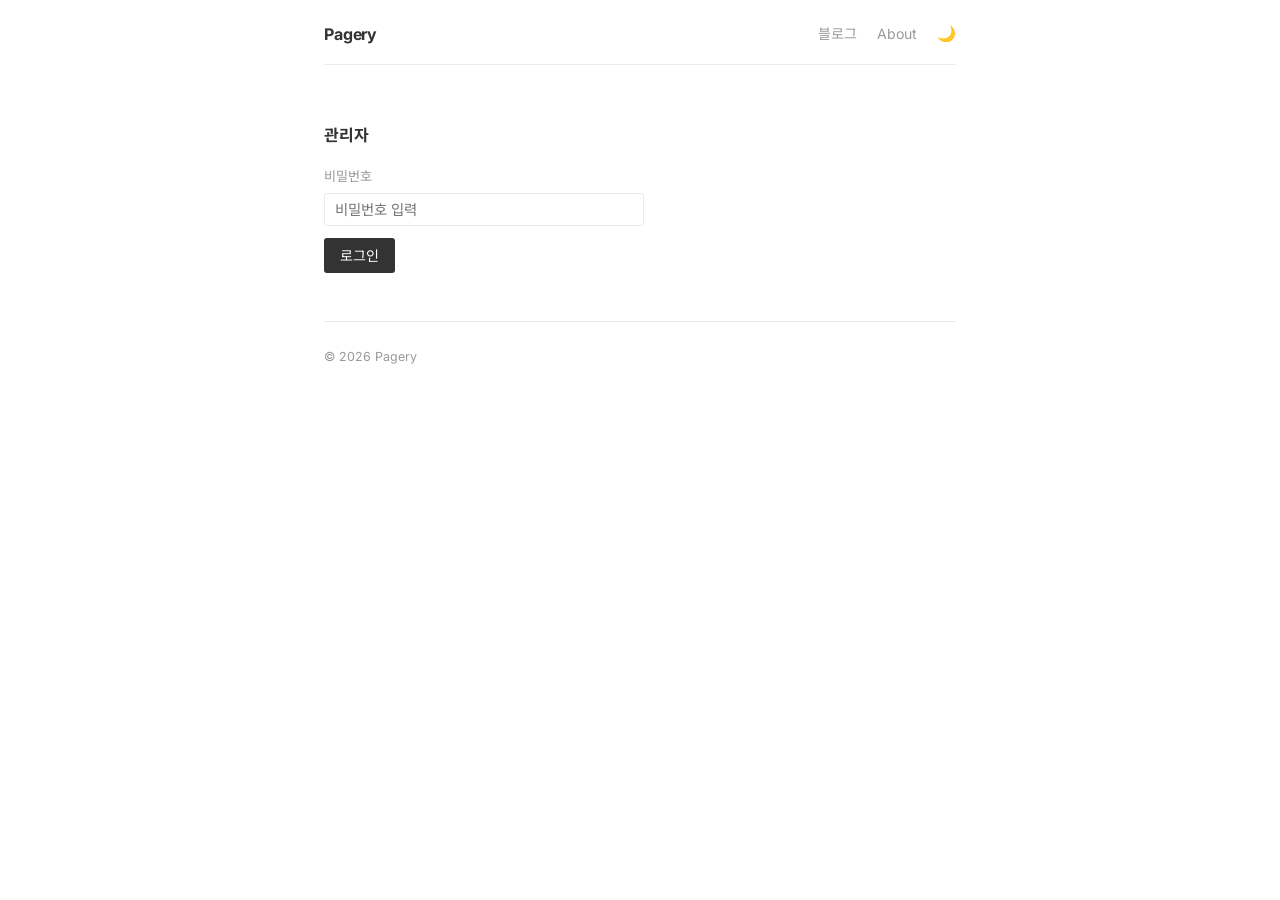
<file: admin.html>
<!DOCTYPE html>
<html lang="ko">
<head>
  <meta charset="UTF-8">
  <meta name="viewport" content="width=device-width, initial-scale=1.0">
  <title>Admin — Pagery</title>
  <meta name="robots" content="noindex, nofollow">
  <link rel="preconnect" href="https://fonts.googleapis.com">
  <link rel="preconnect" href="https://fonts.gstatic.com" crossorigin>
  <link href="https://fonts.googleapis.com/css2?family=Inter:wght@400;600;700&family=Noto+Sans+KR:wght@400;700&display=swap" rel="stylesheet">
  <link rel="stylesheet" href="css/style.css">
</head>
<body>

<div class="page">
  <nav class="site-nav">
    <a href="index.html" class="nav-logo">Pagery</a>
    <div class="nav-right">
      <a href="blog/index.html">블로그</a>
      <a href="about.html">About</a>
      <button class="theme-toggle" id="theme-toggle" aria-label="다크모드 전환" onclick="toggleTheme()">🌙</button>
    </div>
  </nav>

  <div id="login-section" class="admin-login-box">
    <h2>관리자</h2>
    <div class="form-group">
      <label for="pwd">비밀번호</label>
      <input type="password" id="pwd" placeholder="비밀번호 입력" autocomplete="current-password">
    </div>
    <p class="admin-error" id="admin-error">비밀번호가 틀렸습니다.</p>
    <button class="btn" onclick="checkPassword()">로그인</button>
  </div>

  <div id="admin-panel" class="admin-panel">
    <div class="admin-stats">
      <div><div class="stat-num" id="stat-total">-</div><div class="stat-label">전체 글</div></div>
      <div><div class="stat-num" id="stat-pinned">-</div><div class="stat-label">고정 글</div></div>
      <div><div class="stat-num" id="stat-cats">-</div><div class="stat-label">카테고리</div></div>
    </div>
    <table class="admin-table">
      <thead>
        <tr>
          <th>날짜</th>
          <th>제목</th>
          <th>카테고리</th>
          <th>고정</th>
        </tr>
      </thead>
      <tbody id="admin-tbody"></tbody>
    </table>
    <p style="margin-top: 1.5rem;"><button class="btn" onclick="logout()" style="font-size:0.82rem; padding: 0.3rem 0.8rem;">로그아웃</button></p>
  </div>

  <footer>
    <p>© 2026 Pagery</p>
  </footer>
</div>

<script src="js/main.js"></script>
<script>
  const ADMIN_PW = 'kang2026';

  document.getElementById('pwd').addEventListener('keydown', e => {
    if (e.key === 'Enter') checkPassword();
  });

  function checkPassword() {
    if (document.getElementById('pwd').value === ADMIN_PW) {
      document.getElementById('login-section').style.display = 'none';
      document.getElementById('admin-panel').style.display = 'block';
      loadAdminData();
    } else {
      document.getElementById('admin-error').style.display = 'block';
    }
  }

  function logout() {
    document.getElementById('login-section').style.display = '';
    document.getElementById('admin-panel').style.display = 'none';
    document.getElementById('pwd').value = '';
  }

  async function loadAdminData() {
    const res = await fetch('blog/posts.json');
    const posts = await res.json();
    posts.sort((a, b) => new Date(b.date) - new Date(a.date));

    document.getElementById('stat-total').textContent = posts.length;
    document.getElementById('stat-pinned').textContent = posts.filter(p => p.pinned).length;

    const catMap = {};
    posts.forEach(p => p.category.forEach(c => { catMap[c] = (catMap[c] || 0) + 1; }));
    document.getElementById('stat-cats').textContent = Object.keys(catMap).length;

    const tbody = document.getElementById('admin-tbody');
    tbody.innerHTML = posts.map(p => `
      <tr>
        <td>${p.date}</td>
        <td class="admin-table-title">${p.title}</td>
        <td>${p.category.join(', ')}</td>
        <td>${p.pinned ? '📌' : ''}</td>
      </tr>`).join('');
  }
</script>
</body>
</html>
</file>
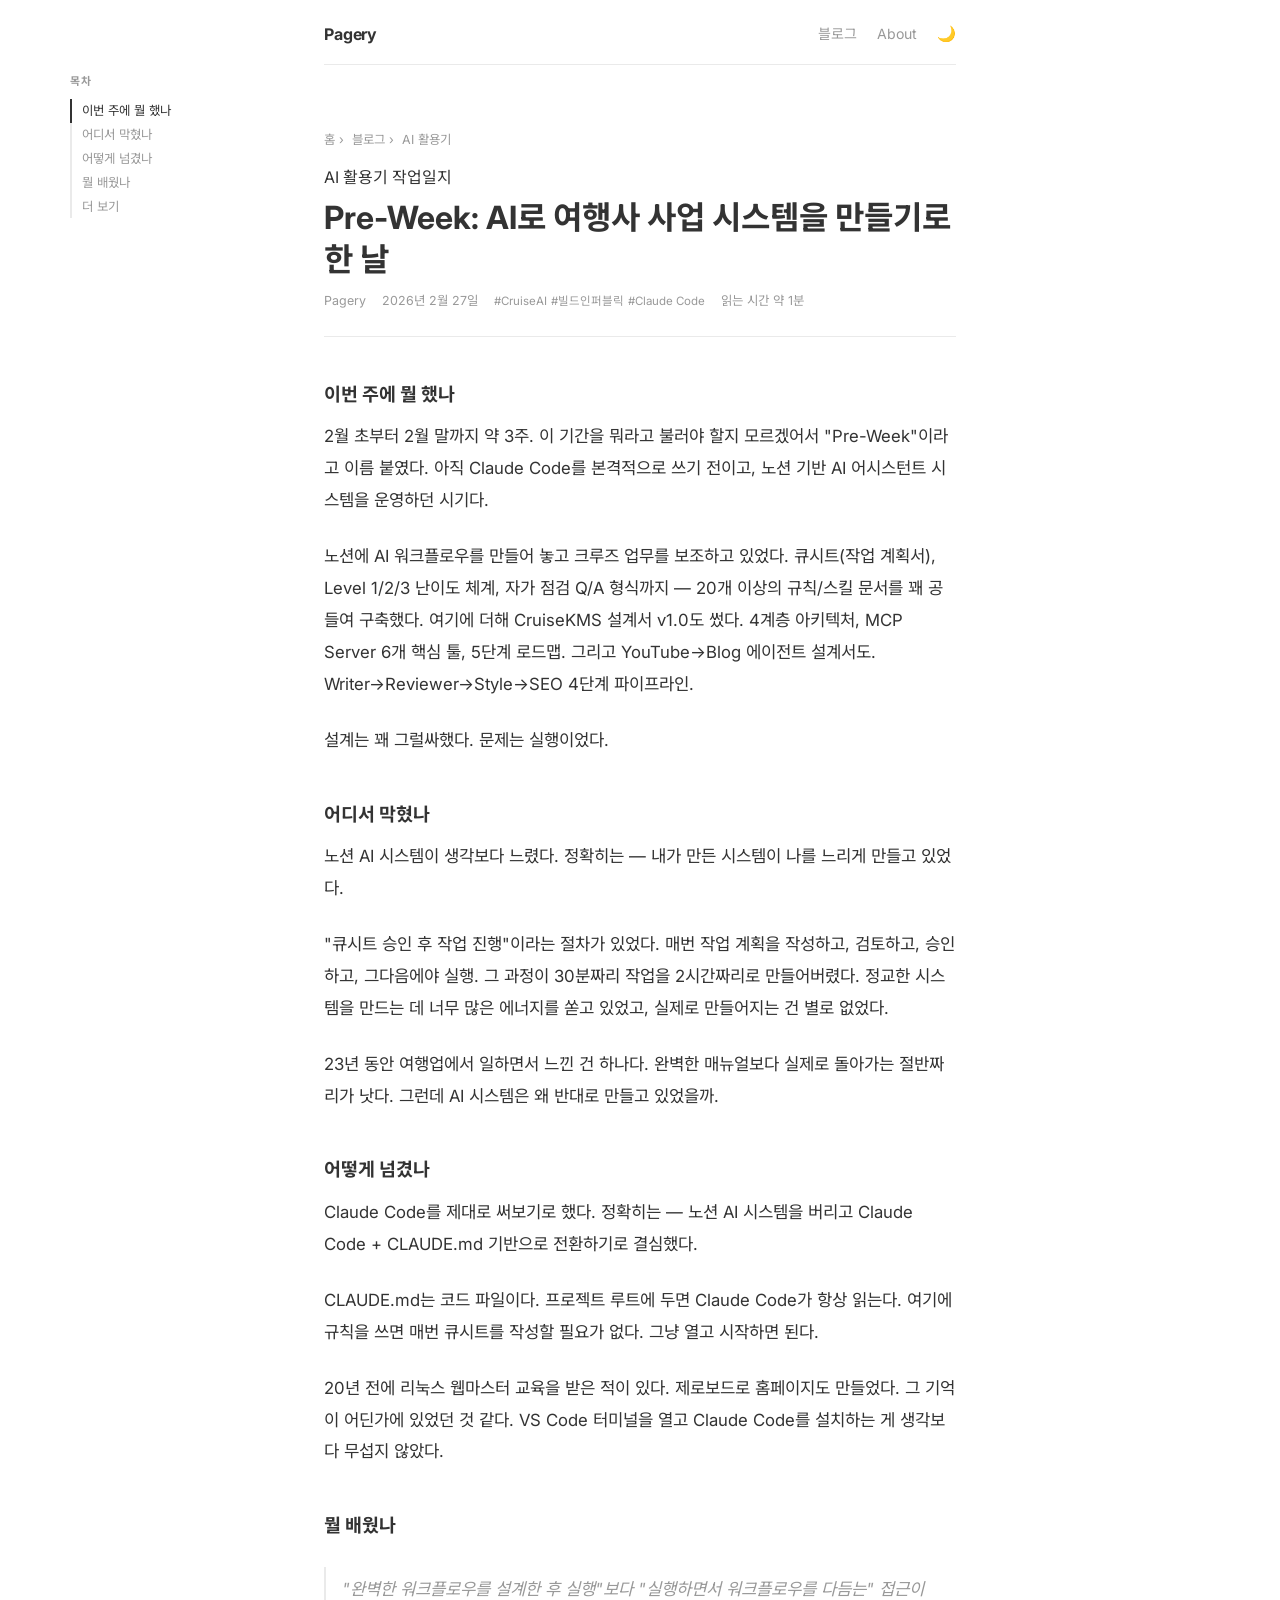
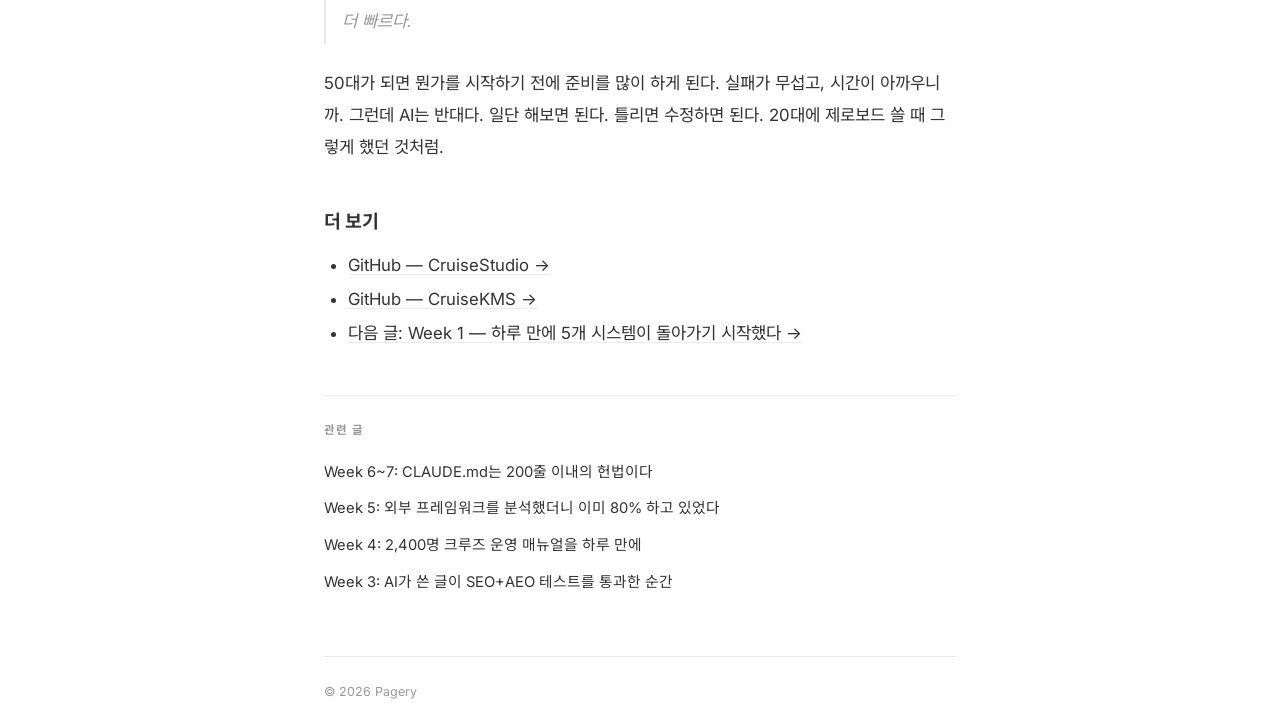
<file: blog/pre-week-ai-시스템-시작.html>
<!DOCTYPE html>
<html lang="ko">
<head>
  <meta charset="UTF-8">
  <meta name="viewport" content="width=device-width, initial-scale=1.0">
  <title>AI로 여행사 사업 시스템을 만들기로 한 날 — Pagery</title>
  <meta name="description" content="23년차 여행사 직원이 AI 전환을 결심한 배경. 노션 AI 시스템의 한계와 Claude Code로의 전환 이야기.">
  <meta property="og:title" content="AI로 여행사 사업 시스템을 만들기로 한 날">
  <meta property="og:description" content="23년차 여행사 직원이 AI 전환을 결심한 배경. 노션 AI 시스템의 한계와 Claude Code로의 전환 이야기.">
  <meta property="og:type" content="article">
  <link rel="preconnect" href="https://fonts.googleapis.com">
  <link rel="preconnect" href="https://fonts.gstatic.com" crossorigin>
  <link href="https://fonts.googleapis.com/css2?family=Inter:wght@400;500;600;700;800&family=Noto+Sans+KR:wght@400;500;700;900&display=swap" rel="stylesheet">
  <link rel="stylesheet" href="../css/style.css">
  <script type="application/ld+json">
  [
    {
      "@context": "https://schema.org",
      "@type": "Article",
      "headline": "AI로 여행사 사업 시스템을 만들기로 한 날",
      "author": { "@type": "Person", "name": "Pagery" },
      "datePublished": "2026-02-27",
      "description": "23년차 여행사 직원이 AI 전환을 결심한 배경. 노션 AI 시스템의 한계와 Claude Code로의 전환 이야기."
    },
    {
      "@context": "https://schema.org",
      "@type": "BreadcrumbList",
      "itemListElement": [
        { "@type": "ListItem", "position": 1, "name": "홈", "item": "https://kangs-blog.com" },
        { "@type": "ListItem", "position": 2, "name": "블로그", "item": "https://kangs-blog.com/blog/" },
        { "@type": "ListItem", "position": 3, "name": "AI로 여행사 사업 시스템을 만들기로 한 날", "item": "https://kangs-blog.com/blog/pre-week-ai-시스템-시작.html" }
      ]
    }
  ]
  </script>
</head>
<body>

<div class="page">
  <nav class="site-nav">
    <a href="../index.html" class="nav-logo">Pagery</a>
    <div class="nav-right">
      <a href="index.html">블로그</a>
      <a href="../about.html">About</a>
      <button class="theme-toggle" id="theme-toggle" aria-label="다크모드 전환" onclick="toggleTheme()">🌙</button>
    </div>
  </nav>

  <div class="post-hero">
    <div class="post-breadcrumb">
      <a href="../index.html">홈</a><span>›</span>
      <a href="index.html">블로그</a><span>›</span>
      AI 활용기
    </div>
    <div class="post-hero-cats">
      <span class="card-cat">AI 활용기</span>
      <span class="card-cat">작업일지</span>
    </div>
    <h1 class="post-title">Pre-Week: AI로 여행사 사업 시스템을 만들기로 한 날</h1>
    <div class="post-meta-row">
      <span>Pagery</span>
      <span>2026년 2월 27일</span>
      <div class="post-tags">
        <span class="post-tag">#CruiseAI</span>
        <span class="post-tag">#빌드인퍼블릭</span>
        <span class="post-tag">#Claude Code</span>
      </div>
    </div>
    </div>

    <article class="post-content">

  <h2>이번 주에 뭘 했나</h2>
  <p>
    2월 초부터 2월 말까지 약 3주. 이 기간을 뭐라고 불러야 할지 모르겠어서 "Pre-Week"이라고 이름 붙였다.
    아직 Claude Code를 본격적으로 쓰기 전이고, 노션 기반 AI 어시스턴트 시스템을 운영하던 시기다.
  </p>
  <p>
    노션에 AI 워크플로우를 만들어 놓고 크루즈 업무를 보조하고 있었다. 큐시트(작업 계획서), Level 1/2/3 난이도 체계, 자가 점검 Q/A 형식까지 — 20개 이상의 규칙/스킬 문서를 꽤 공들여 구축했다. 여기에 더해 CruiseKMS 설계서 v1.0도 썼다. 4계층 아키텍처, MCP Server 6개 핵심 툴, 5단계 로드맵. 그리고 YouTube→Blog 에이전트 설계서도. Writer→Reviewer→Style→SEO 4단계 파이프라인.
  </p>
  <p>
    설계는 꽤 그럴싸했다. 문제는 실행이었다.
  </p>

  <h2>어디서 막혔나</h2>
  <p>
    노션 AI 시스템이 생각보다 느렸다. 정확히는 — 내가 만든 시스템이 나를 느리게 만들고 있었다.
  </p>
  <p>
    "큐시트 승인 후 작업 진행"이라는 절차가 있었다. 매번 작업 계획을 작성하고, 검토하고, 승인하고, 그다음에야 실행. 그 과정이 30분짜리 작업을 2시간짜리로 만들어버렸다. 정교한 시스템을 만드는 데 너무 많은 에너지를 쏟고 있었고, 실제로 만들어지는 건 별로 없었다.
  </p>
  <p>
    23년 동안 여행업에서 일하면서 느낀 건 하나다. 완벽한 매뉴얼보다 실제로 돌아가는 절반짜리가 낫다. 그런데 AI 시스템은 왜 반대로 만들고 있었을까.
  </p>

  <h2>어떻게 넘겼나</h2>
  <p>
    Claude Code를 제대로 써보기로 했다. 정확히는 — 노션 AI 시스템을 버리고 Claude Code + CLAUDE.md 기반으로 전환하기로 결심했다.
  </p>
  <p>
    CLAUDE.md는 코드 파일이다. 프로젝트 루트에 두면 Claude Code가 항상 읽는다. 여기에 규칙을 쓰면 매번 큐시트를 작성할 필요가 없다. 그냥 열고 시작하면 된다.
  </p>
  <p>
    20년 전에 리눅스 웹마스터 교육을 받은 적이 있다. 제로보드로 홈페이지도 만들었다. 그 기억이 어딘가에 있었던 것 같다. VS Code 터미널을 열고 Claude Code를 설치하는 게 생각보다 무섭지 않았다.
  </p>

  <h2>뭘 배웠나</h2>
  <blockquote>
    "완벽한 워크플로우를 설계한 후 실행"보다 "실행하면서 워크플로우를 다듬는" 접근이 더 빠르다.
  </blockquote>
  <p>
    50대가 되면 뭔가를 시작하기 전에 준비를 많이 하게 된다. 실패가 무섭고, 시간이 아까우니까. 그런데 AI는 반대다. 일단 해보면 된다. 틀리면 수정하면 된다. 20대에 제로보드 쓸 때 그렇게 했던 것처럼.
  </p>

  <h2>더 보기</h2>
  <ul>
    <li><a href="https://github.com/galincia-hub/CruiseStudio" target="_blank" style="color: var(--accent);">GitHub — CruiseStudio →</a></li>
    <li><a href="https://github.com/galincia-hub/CruiseKMS" target="_blank" style="color: var(--accent);">GitHub — CruiseKMS →</a></li>
    <li><a href="week1-하루만에-5개-시스템.html" style="color: var(--accent);">다음 글: Week 1 — 하루 만에 5개 시스템이 돌아가기 시작했다 →</a></li>
  </ul>

</article>

    <aside class="toc-sidebar" id="toc-sidebar">
    <p class="toc-title">목차</p>
    <nav id="toc-nav"></nav>
  </aside>

    <section class="post-related">
    <h3>관련 글</h3>
    <ul class="related-list" id="related-list"></ul>
  </section>

    <footer>
    <p>© 2026 Pagery</p>
  </footer>
</div>
</div>

<script src="../js/main.js"></script>
<script>
  loadPosts({ postsPath: '../blog/posts.json' }).then(posts => {
    const related = posts.filter(p => p.slug !== 'pre-week-ai-시스템-시작').slice(0, 4);
    const list = document.getElementById('related-list');
    if (list) list.innerHTML = related.map(p => `<li><a href="${p.slug}.html">${p.title}</a></li>`).join('');
  });
</script>
</body>
</html>
</file>
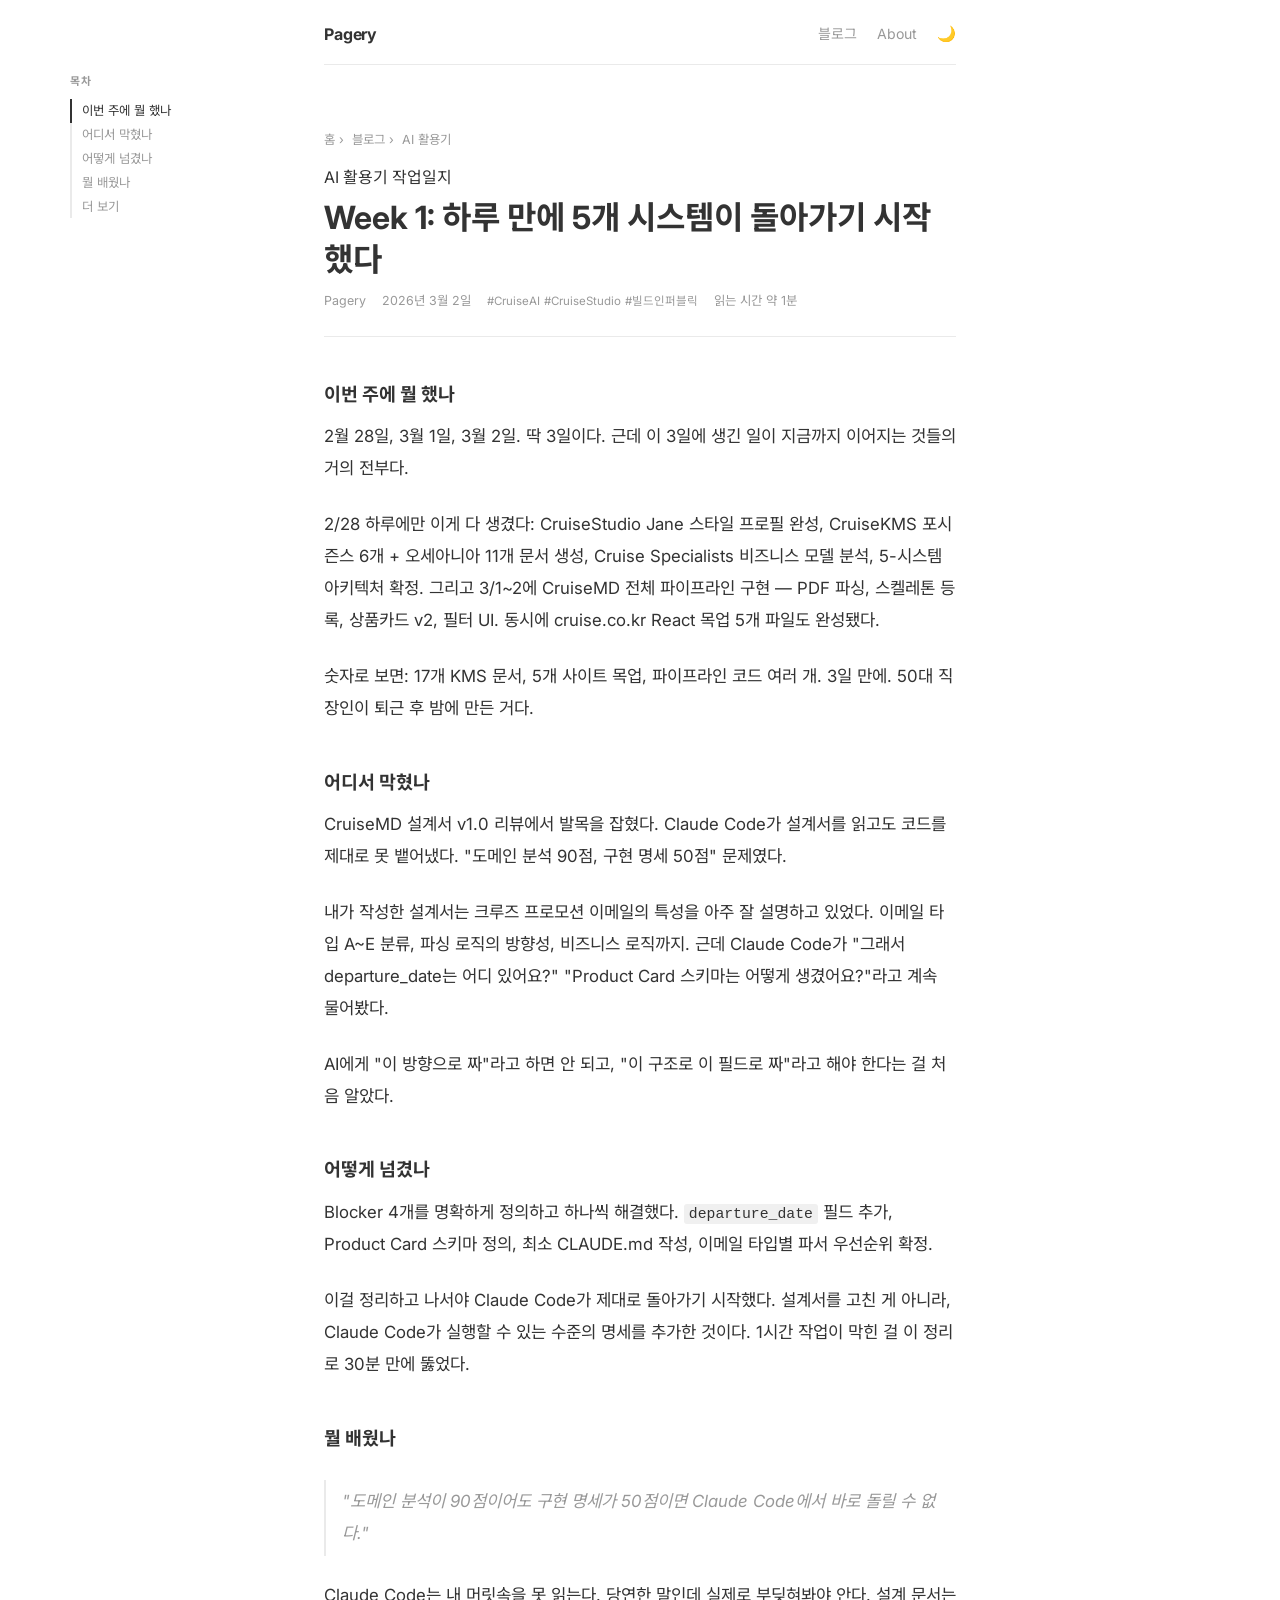
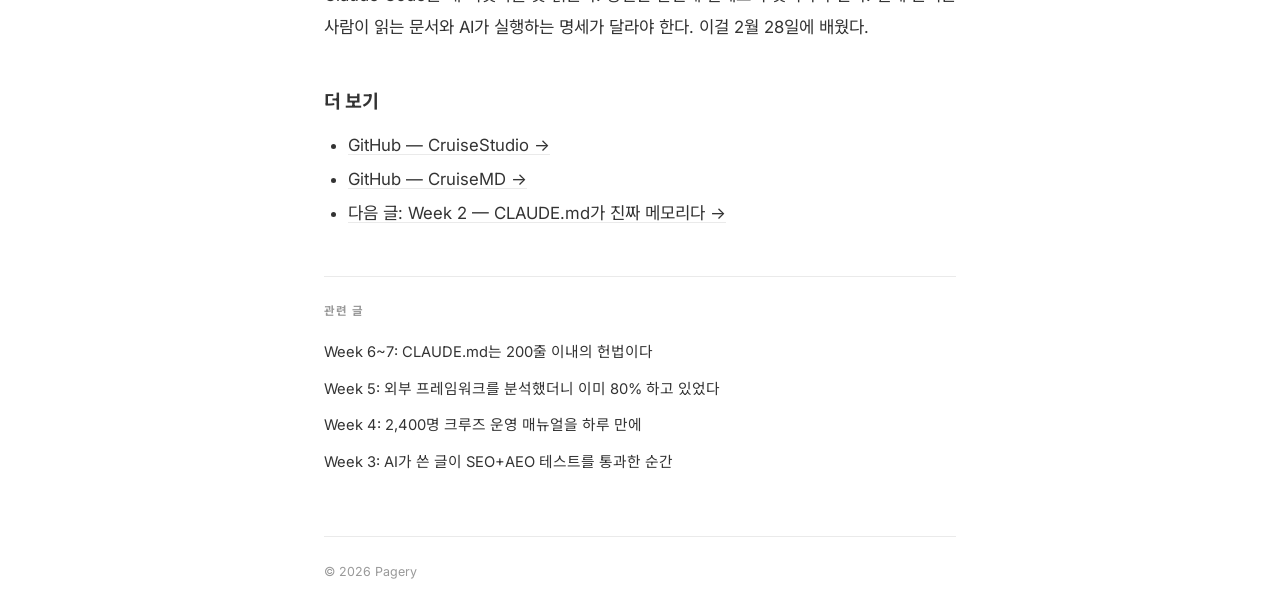
<file: blog/week1-하루만에-5개-시스템.html>
<!DOCTYPE html>
<html lang="ko">
<head>
  <meta charset="UTF-8">
  <meta name="viewport" content="width=device-width, initial-scale=1.0">
  <title>하루 만에 5개 시스템이 돌아가기 시작했다 — Pagery</title>
  <meta name="description" content="2/28의 빅뱅. CruiseStudio, CruiseKMS, CruiseMD, cruise-site, 5개 시스템이 하루 만에 가동된 날의 기록.">
  <meta property="og:title" content="Week 1: 하루 만에 5개 시스템이 돌아가기 시작했다">
  <meta property="og:description" content="2/28의 빅뱅. CruiseStudio, CruiseKMS, CruiseMD, cruise-site, 5개 시스템이 하루 만에 가동된 날의 기록.">
  <meta property="og:type" content="article">
  <link rel="preconnect" href="https://fonts.googleapis.com">
  <link rel="preconnect" href="https://fonts.gstatic.com" crossorigin>
  <link href="https://fonts.googleapis.com/css2?family=Inter:wght@400;500;600;700;800&family=Noto+Sans+KR:wght@400;500;700;900&display=swap" rel="stylesheet">
  <link rel="stylesheet" href="../css/style.css">
  <script type="application/ld+json">
  [
    {
      "@context": "https://schema.org",
      "@type": "Article",
      "headline": "Week 1: 하루 만에 5개 시스템이 돌아가기 시작했다",
      "author": { "@type": "Person", "name": "Pagery" },
      "datePublished": "2026-03-02",
      "description": "2/28의 빅뱅. CruiseStudio, CruiseKMS, CruiseMD, cruise-site, 5개 시스템이 하루 만에 가동된 날의 기록."
    },
    {
      "@context": "https://schema.org",
      "@type": "BreadcrumbList",
      "itemListElement": [
        { "@type": "ListItem", "position": 1, "name": "홈", "item": "https://kangs-blog.com" },
        { "@type": "ListItem", "position": 2, "name": "블로그", "item": "https://kangs-blog.com/blog/" },
        { "@type": "ListItem", "position": 3, "name": "Week 1: 하루 만에 5개 시스템이 돌아가기 시작했다", "item": "https://kangs-blog.com/blog/week1-하루만에-5개-시스템.html" }
      ]
    }
  ]
  </script>
</head>
<body>

<div class="page">
  <nav class="site-nav">
    <a href="../index.html" class="nav-logo">Pagery</a>
    <div class="nav-right">
      <a href="index.html">블로그</a>
      <a href="../about.html">About</a>
      <button class="theme-toggle" id="theme-toggle" aria-label="다크모드 전환" onclick="toggleTheme()">🌙</button>
    </div>
  </nav>

  <div class="post-hero">
    <div class="post-breadcrumb">
      <a href="../index.html">홈</a><span>›</span>
      <a href="index.html">블로그</a><span>›</span>
      AI 활용기
    </div>
    <div class="post-hero-cats">
      <span class="card-cat">AI 활용기</span>
      <span class="card-cat">작업일지</span>
    </div>
    <h1 class="post-title">Week 1: 하루 만에 5개 시스템이 돌아가기 시작했다</h1>
    <div class="post-meta-row">
      <span>Pagery</span>
      <span>2026년 3월 2일</span>
      <div class="post-tags">
        <span class="post-tag">#CruiseAI</span>
        <span class="post-tag">#CruiseStudio</span>
        <span class="post-tag">#빌드인퍼블릭</span>
      </div>
    </div>
    </div>

  <article class="post-content">

  <h2>이번 주에 뭘 했나</h2>
  <p>
    2월 28일, 3월 1일, 3월 2일. 딱 3일이다. 근데 이 3일에 생긴 일이 지금까지 이어지는 것들의 거의 전부다.
  </p>
  <p>
    2/28 하루에만 이게 다 생겼다: CruiseStudio Jane 스타일 프로필 완성, CruiseKMS 포시즌스 6개 + 오세아니아 11개 문서 생성, Cruise Specialists 비즈니스 모델 분석, 5-시스템 아키텍처 확정. 그리고 3/1~2에 CruiseMD 전체 파이프라인 구현 — PDF 파싱, 스켈레톤 등록, 상품카드 v2, 필터 UI. 동시에 cruise.co.kr React 목업 5개 파일도 완성됐다.
  </p>
  <p>
    숫자로 보면: 17개 KMS 문서, 5개 사이트 목업, 파이프라인 코드 여러 개. 3일 만에.
    50대 직장인이 퇴근 후 밤에 만든 거다.
  </p>

  <h2>어디서 막혔나</h2>
  <p>
    CruiseMD 설계서 v1.0 리뷰에서 발목을 잡혔다. Claude Code가 설계서를 읽고도 코드를 제대로 못 뱉어냈다. "도메인 분석 90점, 구현 명세 50점" 문제였다.
  </p>
  <p>
    내가 작성한 설계서는 크루즈 프로모션 이메일의 특성을 아주 잘 설명하고 있었다. 이메일 타입 A~E 분류, 파싱 로직의 방향성, 비즈니스 로직까지. 근데 Claude Code가 "그래서 departure_date는 어디 있어요?" "Product Card 스키마는 어떻게 생겼어요?"라고 계속 물어봤다.
  </p>
  <p>
    AI에게 "이 방향으로 짜"라고 하면 안 되고, "이 구조로 이 필드로 짜"라고 해야 한다는 걸 처음 알았다.
  </p>

  <h2>어떻게 넘겼나</h2>
  <p>
    Blocker 4개를 명확하게 정의하고 하나씩 해결했다. <code>departure_date</code> 필드 추가, Product Card 스키마 정의, 최소 CLAUDE.md 작성, 이메일 타입별 파서 우선순위 확정.
  </p>
  <p>
    이걸 정리하고 나서야 Claude Code가 제대로 돌아가기 시작했다. 설계서를 고친 게 아니라, Claude Code가 실행할 수 있는 수준의 명세를 추가한 것이다. 1시간 작업이 막힌 걸 이 정리로 30분 만에 뚫었다.
  </p>

  <h2>뭘 배웠나</h2>
  <blockquote>
    "도메인 분석이 90점이어도 구현 명세가 50점이면 Claude Code에서 바로 돌릴 수 없다."
  </blockquote>
  <p>
    Claude Code는 내 머릿속을 못 읽는다. 당연한 말인데 실제로 부딪혀봐야 안다. 설계 문서는 사람이 읽는 문서와 AI가 실행하는 명세가 달라야 한다. 이걸 2월 28일에 배웠다.
  </p>

  <h2>더 보기</h2>
  <ul>
    <li><a href="https://github.com/galincia-hub/CruiseStudio" target="_blank" style="color: var(--accent);">GitHub — CruiseStudio →</a></li>
    <li><a href="https://github.com/galincia-hub/CruiseMD" target="_blank" style="color: var(--accent);">GitHub — CruiseMD →</a></li>
    <li><a href="week2-claudemd가-진짜-메모리다.html" style="color: var(--accent);">다음 글: Week 2 — CLAUDE.md가 진짜 메모리다 →</a></li>
  </ul>

</article>

  <aside class="toc-sidebar" id="toc-sidebar">
    <p class="toc-title">목차</p>
    <nav id="toc-nav"></nav>
  </aside>

  <section class="post-related">
    <h3>관련 글</h3>
    <ul class="related-list" id="related-list"></ul>
  </section>

  <footer>
    <p>© 2026 Pagery</p>
  </footer>
</div>

<script src="../js/main.js"></script>
<script>
  loadPosts({ postsPath: '../blog/posts.json' }).then(posts => {
    const related = posts.filter(p => p.slug !== 'week1-하루만에-5개-시스템').slice(0, 4);
    const list = document.getElementById('related-list');
    if (list) list.innerHTML = related.map(p => `<li><a href="${p.slug}.html">${p.title}</a></li>`).join('');
  });
</script>
</body>
</html>
</file>
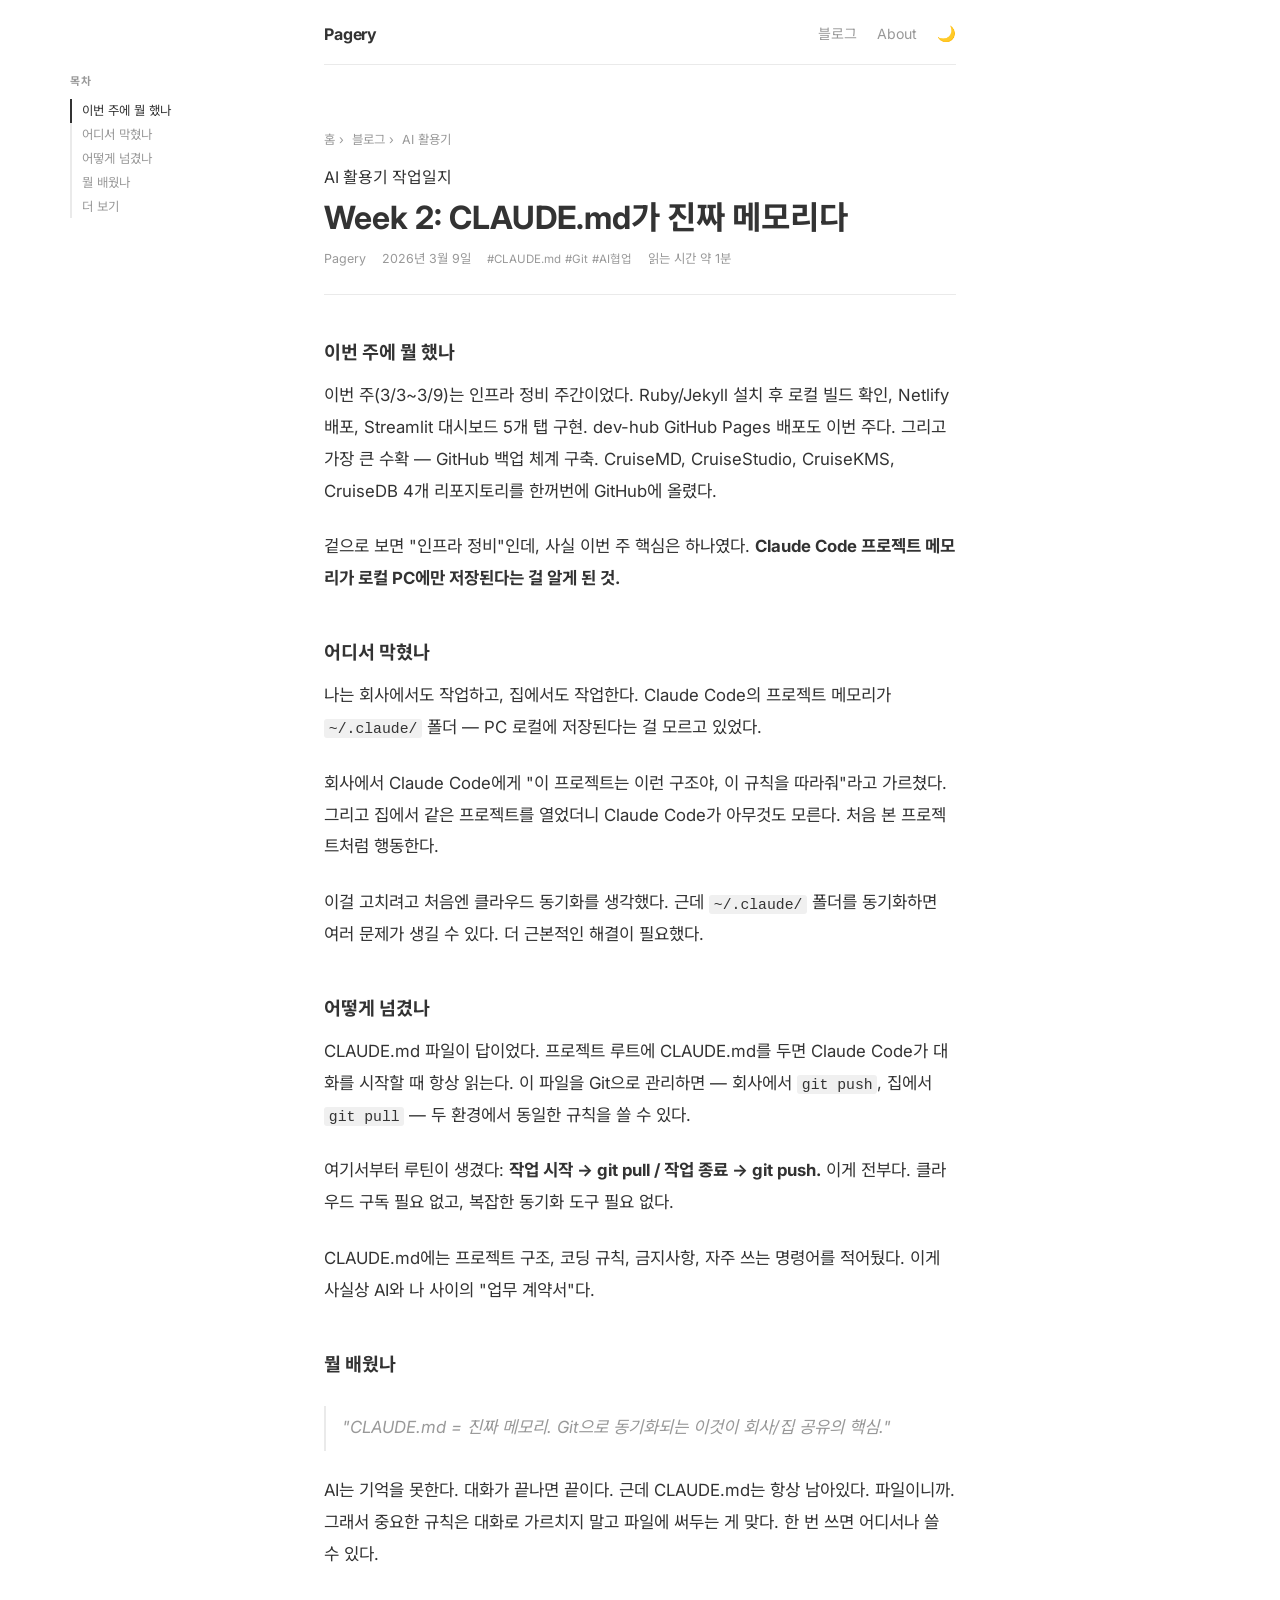
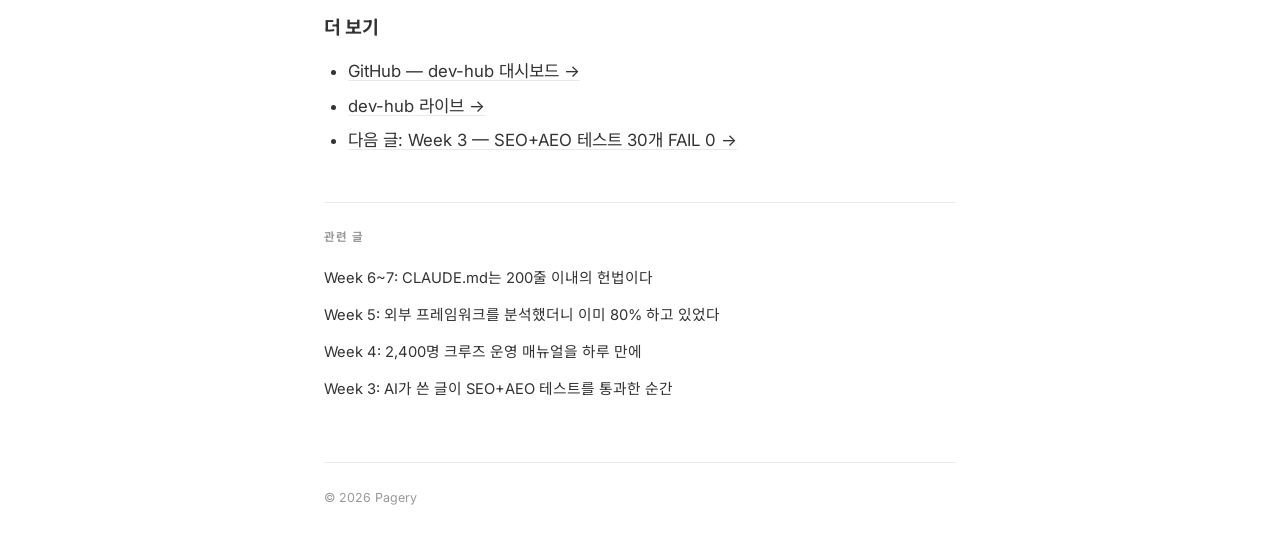
<file: blog/week2-claudemd가-진짜-메모리다.html>
<!DOCTYPE html>
<html lang="ko">
<head>
  <meta charset="UTF-8">
  <meta name="viewport" content="width=device-width, initial-scale=1.0">
  <title>CLAUDE.md가 진짜 메모리다 — Pagery</title>
  <meta name="description" content="회사에서 작업하고 집에서 이어받으려니 AI가 아무것도 기억 못한다. 그 문제를 해결한 방법 — CLAUDE.md와 Git.">
  <meta property="og:title" content="Week 2: CLAUDE.md가 진짜 메모리다">
  <meta property="og:description" content="회사에서 작업하고 집에서 이어받으려니 AI가 아무것도 기억 못한다. 그 문제를 해결한 방법 — CLAUDE.md와 Git.">
  <meta property="og:type" content="article">
  <link rel="preconnect" href="https://fonts.googleapis.com">
  <link rel="preconnect" href="https://fonts.gstatic.com" crossorigin>
  <link href="https://fonts.googleapis.com/css2?family=Inter:wght@400;500;600;700;800&family=Noto+Sans+KR:wght@400;500;700;900&display=swap" rel="stylesheet">
  <link rel="stylesheet" href="../css/style.css">
  <script type="application/ld+json">
  [
    {
      "@context": "https://schema.org",
      "@type": "Article",
      "headline": "Week 2: CLAUDE.md가 진짜 메모리다",
      "author": { "@type": "Person", "name": "Pagery" },
      "datePublished": "2026-03-09",
      "description": "회사에서 작업하고 집에서 이어받으려니 AI가 아무것도 기억 못한다. 그 문제를 해결한 방법 — CLAUDE.md와 Git."
    },
    {
      "@context": "https://schema.org",
      "@type": "BreadcrumbList",
      "itemListElement": [
        { "@type": "ListItem", "position": 1, "name": "홈", "item": "https://kangs-blog.com" },
        { "@type": "ListItem", "position": 2, "name": "블로그", "item": "https://kangs-blog.com/blog/" },
        { "@type": "ListItem", "position": 3, "name": "Week 2: CLAUDE.md가 진짜 메모리다", "item": "https://kangs-blog.com/blog/week2-claudemd가-진짜-메모리다.html" }
      ]
    }
  ]
  </script>
</head>
<body>

<div class="page">
  <nav class="site-nav">
    <a href="../index.html" class="nav-logo">Pagery</a>
    <div class="nav-right">
      <a href="index.html">블로그</a>
      <a href="../about.html">About</a>
      <button class="theme-toggle" id="theme-toggle" aria-label="다크모드 전환" onclick="toggleTheme()">🌙</button>
    </div>
  </nav>

  <div class="post-hero">
    <div class="post-breadcrumb">
      <a href="../index.html">홈</a><span>›</span>
      <a href="index.html">블로그</a><span>›</span>
      AI 활용기
    </div>
    <div class="post-hero-cats">
      <span class="card-cat">AI 활용기</span>
      <span class="card-cat">작업일지</span>
    </div>
    <h1 class="post-title">Week 2: CLAUDE.md가 진짜 메모리다</h1>
    <div class="post-meta-row">
      <span>Pagery</span>
      <span>2026년 3월 9일</span>
      <div class="post-tags">
        <span class="post-tag">#CLAUDE.md</span>
        <span class="post-tag">#Git</span>
        <span class="post-tag">#AI협업</span>
      </div>
    </div>
    </div>

  <article class="post-content">

  <h2>이번 주에 뭘 했나</h2>
  <p>
    이번 주(3/3~3/9)는 인프라 정비 주간이었다. Ruby/Jekyll 설치 후 로컬 빌드 확인, Netlify 배포, Streamlit 대시보드 5개 탭 구현. dev-hub GitHub Pages 배포도 이번 주다. 그리고 가장 큰 수확 — GitHub 백업 체계 구축. CruiseMD, CruiseStudio, CruiseKMS, CruiseDB 4개 리포지토리를 한꺼번에 GitHub에 올렸다.
  </p>
  <p>
    겉으로 보면 "인프라 정비"인데, 사실 이번 주 핵심은 하나였다. <strong>Claude Code 프로젝트 메모리가 로컬 PC에만 저장된다는 걸 알게 된 것.</strong>
  </p>

  <h2>어디서 막혔나</h2>
  <p>
    나는 회사에서도 작업하고, 집에서도 작업한다. Claude Code의 프로젝트 메모리가 <code>~/.claude/</code> 폴더 — PC 로컬에 저장된다는 걸 모르고 있었다.
  </p>
  <p>
    회사에서 Claude Code에게 "이 프로젝트는 이런 구조야, 이 규칙을 따라줘"라고 가르쳤다. 그리고 집에서 같은 프로젝트를 열었더니 Claude Code가 아무것도 모른다. 처음 본 프로젝트처럼 행동한다.
  </p>
  <p>
    이걸 고치려고 처음엔 클라우드 동기화를 생각했다. 근데 <code>~/.claude/</code> 폴더를 동기화하면 여러 문제가 생길 수 있다. 더 근본적인 해결이 필요했다.
  </p>

  <h2>어떻게 넘겼나</h2>
  <p>
    CLAUDE.md 파일이 답이었다. 프로젝트 루트에 CLAUDE.md를 두면 Claude Code가 대화를 시작할 때 항상 읽는다. 이 파일을 Git으로 관리하면 — 회사에서 <code>git push</code>, 집에서 <code>git pull</code> — 두 환경에서 동일한 규칙을 쓸 수 있다.
  </p>
  <p>
    여기서부터 루틴이 생겼다: <strong>작업 시작 → git pull / 작업 종료 → git push.</strong> 이게 전부다. 클라우드 구독 필요 없고, 복잡한 동기화 도구 필요 없다.
  </p>
  <p>
    CLAUDE.md에는 프로젝트 구조, 코딩 규칙, 금지사항, 자주 쓰는 명령어를 적어뒀다. 이게 사실상 AI와 나 사이의 "업무 계약서"다.
  </p>

  <h2>뭘 배웠나</h2>
  <blockquote>
    "CLAUDE.md = 진짜 메모리. Git으로 동기화되는 이것이 회사/집 공유의 핵심."
  </blockquote>
  <p>
    AI는 기억을 못한다. 대화가 끝나면 끝이다. 근데 CLAUDE.md는 항상 남아있다. 파일이니까. 그래서 중요한 규칙은 대화로 가르치지 말고 파일에 써두는 게 맞다. 한 번 쓰면 어디서나 쓸 수 있다.
  </p>

  <h2>더 보기</h2>
  <ul>
    <li><a href="https://github.com/galincia-hub/dev-hub" target="_blank" style="color: var(--accent);">GitHub — dev-hub 대시보드 →</a></li>
    <li><a href="https://galincia-hub.github.io/dev-hub" target="_blank" style="color: var(--accent);">dev-hub 라이브 →</a></li>
    <li><a href="week3-seo-aeo-테스트-통과.html" style="color: var(--accent);">다음 글: Week 3 — SEO+AEO 테스트 30개 FAIL 0 →</a></li>
  </ul>

</article>

  <aside class="toc-sidebar" id="toc-sidebar">
    <p class="toc-title">목차</p>
    <nav id="toc-nav"></nav>
  </aside>

  <section class="post-related">
    <h3>관련 글</h3>
    <ul class="related-list" id="related-list"></ul>
  </section>

  <footer>
    <p>© 2026 Pagery</p>
  </footer>
</div>

<script src="../js/main.js"></script>
<script>
  loadPosts({ postsPath: '../blog/posts.json' }).then(posts => {
    const related = posts.filter(p => p.slug !== 'week2-claudemd가-진짜-메모리다').slice(0, 4);
    const list = document.getElementById('related-list');
    if (list) list.innerHTML = related.map(p => `<li><a href="${p.slug}.html">${p.title}</a></li>`).join('');
  });
</script>
</body>
</html>
</file>
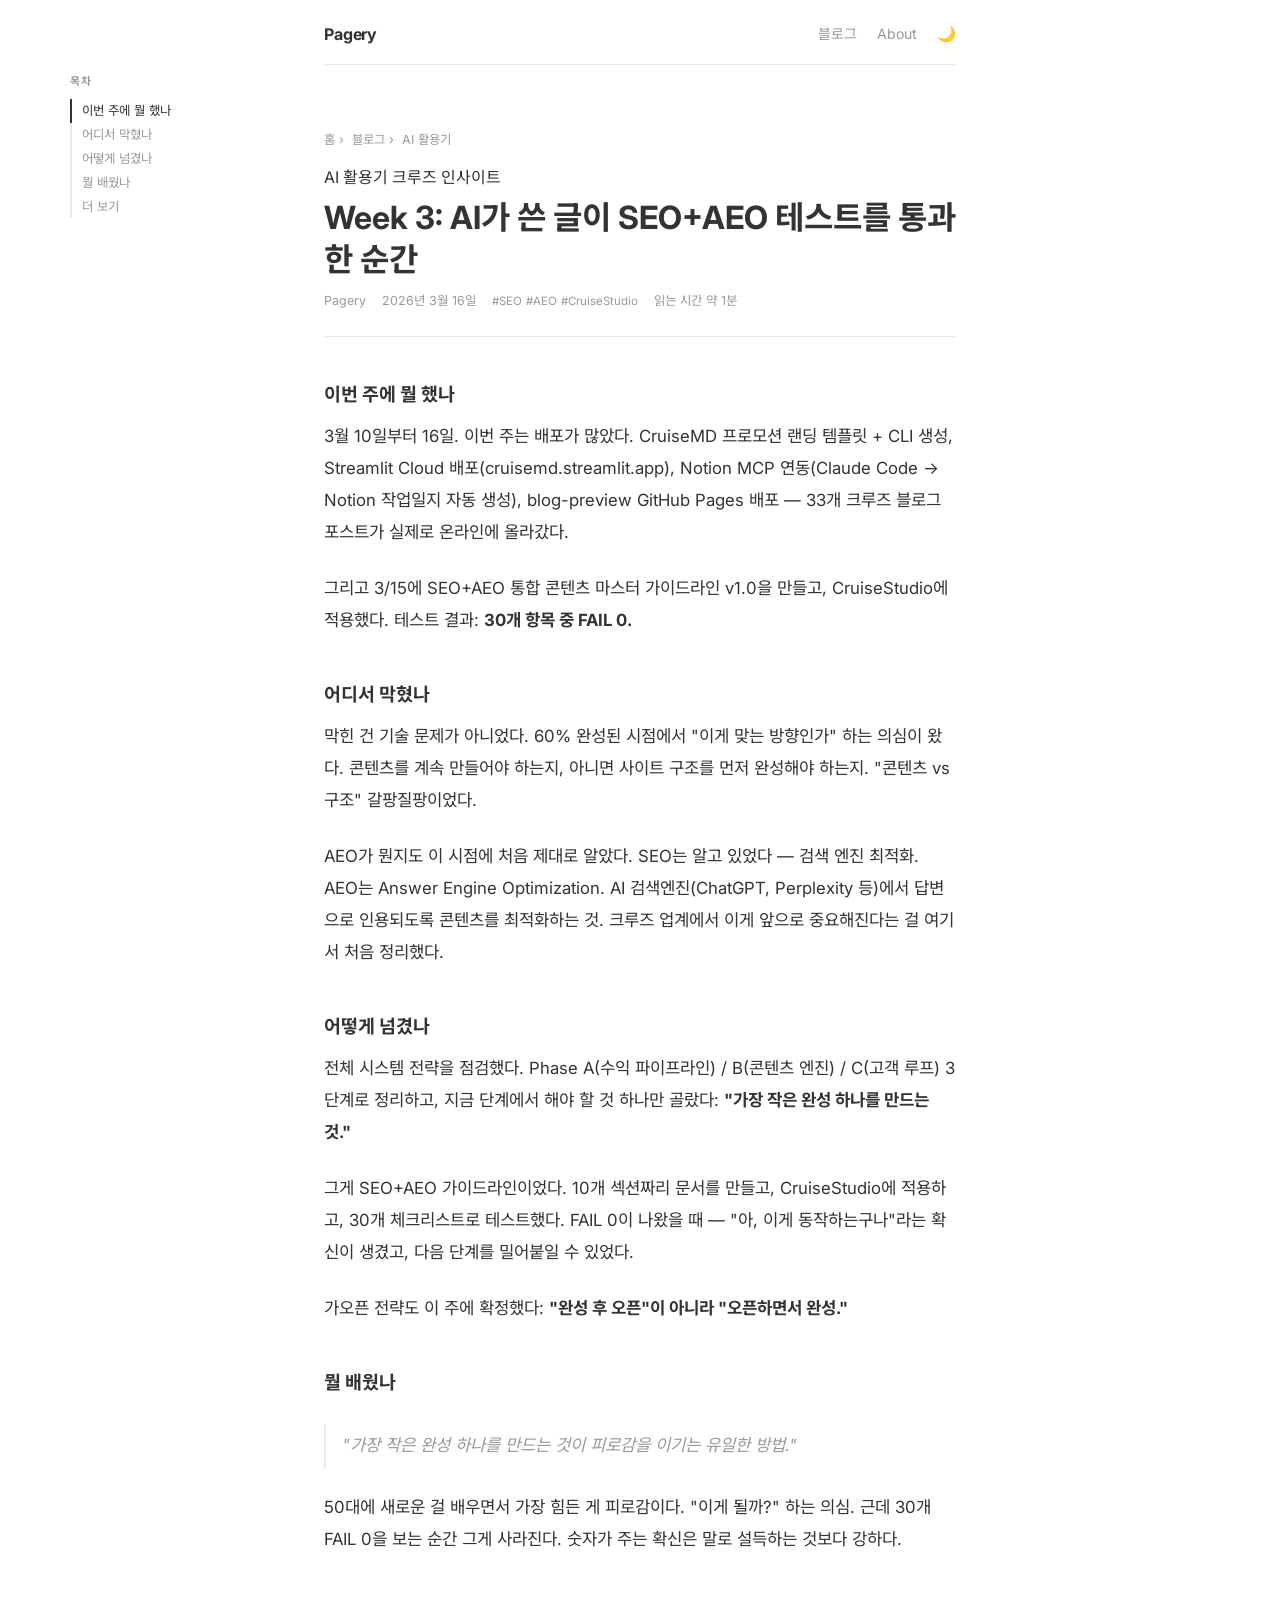
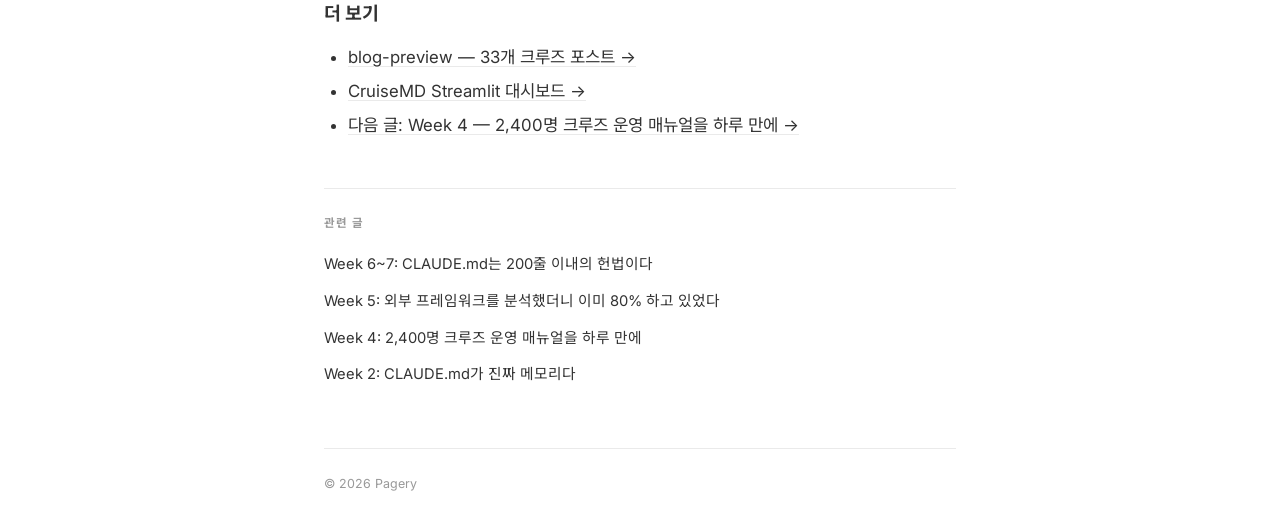
<file: blog/week3-seo-aeo-테스트-통과.html>
<!DOCTYPE html>
<html lang="ko">
<head>
  <meta charset="UTF-8">
  <meta name="viewport" content="width=device-width, initial-scale=1.0">
  <title>AI가 쓴 글이 SEO+AEO 테스트를 통과한 순간 — Pagery</title>
  <meta name="description" content="30개 체크리스트, FAIL 0. AI가 쓴 크루즈 블로그 글이 SEO와 AEO 기준을 모두 통과했다. 가이드라인의 힘.">
  <meta property="og:title" content="Week 3: AI가 쓴 글이 SEO+AEO 테스트를 통과한 순간">
  <meta property="og:description" content="30개 체크리스트, FAIL 0. AI가 쓴 크루즈 블로그 글이 SEO와 AEO 기준을 모두 통과했다. 가이드라인의 힘.">
  <meta property="og:type" content="article">
  <link rel="preconnect" href="https://fonts.googleapis.com">
  <link rel="preconnect" href="https://fonts.gstatic.com" crossorigin>
  <link href="https://fonts.googleapis.com/css2?family=Inter:wght@400;500;600;700;800&family=Noto+Sans+KR:wght@400;500;700;900&display=swap" rel="stylesheet">
  <link rel="stylesheet" href="../css/style.css">
  <script type="application/ld+json">
  [
    {
      "@context": "https://schema.org",
      "@type": "Article",
      "headline": "Week 3: AI가 쓴 글이 SEO+AEO 테스트를 통과한 순간",
      "author": { "@type": "Person", "name": "Pagery" },
      "datePublished": "2026-03-16",
      "description": "30개 체크리스트, FAIL 0. AI가 쓴 크루즈 블로그 글이 SEO와 AEO 기준을 모두 통과했다. 가이드라인의 힘."
    },
    {
      "@context": "https://schema.org",
      "@type": "BreadcrumbList",
      "itemListElement": [
        { "@type": "ListItem", "position": 1, "name": "홈", "item": "https://kangs-blog.com" },
        { "@type": "ListItem", "position": 2, "name": "블로그", "item": "https://kangs-blog.com/blog/" },
        { "@type": "ListItem", "position": 3, "name": "Week 3: AI가 쓴 글이 SEO+AEO 테스트를 통과한 순간", "item": "https://kangs-blog.com/blog/week3-seo-aeo-테스트-통과.html" }
      ]
    }
  ]
  </script>
</head>
<body>

<div class="page">
  <nav class="site-nav">
    <a href="../index.html" class="nav-logo">Pagery</a>
    <div class="nav-right">
      <a href="index.html">블로그</a>
      <a href="../about.html">About</a>
      <button class="theme-toggle" id="theme-toggle" aria-label="다크모드 전환" onclick="toggleTheme()">🌙</button>
    </div>
  </nav>

  <div class="post-hero">
    <div class="post-breadcrumb">
      <a href="../index.html">홈</a><span>›</span>
      <a href="index.html">블로그</a><span>›</span>
      AI 활용기
    </div>
    <div class="post-hero-cats">
      <span class="card-cat">AI 활용기</span>
      <span class="card-cat">크루즈 인사이트</span>
    </div>
    <h1 class="post-title">Week 3: AI가 쓴 글이 SEO+AEO 테스트를 통과한 순간</h1>
    <div class="post-meta-row">
      <span>Pagery</span>
      <span>2026년 3월 16일</span>
      <div class="post-tags">
        <span class="post-tag">#SEO</span>
        <span class="post-tag">#AEO</span>
        <span class="post-tag">#CruiseStudio</span>
      </div>
    </div>
    </div>

  <article class="post-content">

  <h2>이번 주에 뭘 했나</h2>
  <p>
    3월 10일부터 16일. 이번 주는 배포가 많았다. CruiseMD 프로모션 랜딩 템플릿 + CLI 생성, Streamlit Cloud 배포(cruisemd.streamlit.app), Notion MCP 연동(Claude Code → Notion 작업일지 자동 생성), blog-preview GitHub Pages 배포 — 33개 크루즈 블로그 포스트가 실제로 온라인에 올라갔다.
  </p>
  <p>
    그리고 3/15에 SEO+AEO 통합 콘텐츠 마스터 가이드라인 v1.0을 만들고, CruiseStudio에 적용했다. 테스트 결과: <strong>30개 항목 중 FAIL 0.</strong>
  </p>

  <h2>어디서 막혔나</h2>
  <p>
    막힌 건 기술 문제가 아니었다. 60% 완성된 시점에서 "이게 맞는 방향인가" 하는 의심이 왔다. 콘텐츠를 계속 만들어야 하는지, 아니면 사이트 구조를 먼저 완성해야 하는지. "콘텐츠 vs 구조" 갈팡질팡이었다.
  </p>
  <p>
    AEO가 뭔지도 이 시점에 처음 제대로 알았다. SEO는 알고 있었다 — 검색 엔진 최적화. AEO는 Answer Engine Optimization. AI 검색엔진(ChatGPT, Perplexity 등)에서 답변으로 인용되도록 콘텐츠를 최적화하는 것. 크루즈 업계에서 이게 앞으로 중요해진다는 걸 여기서 처음 정리했다.
  </p>

  <h2>어떻게 넘겼나</h2>
  <p>
    전체 시스템 전략을 점검했다. Phase A(수익 파이프라인) / B(콘텐츠 엔진) / C(고객 루프) 3단계로 정리하고, 지금 단계에서 해야 할 것 하나만 골랐다: <strong>"가장 작은 완성 하나를 만드는 것."</strong>
  </p>
  <p>
    그게 SEO+AEO 가이드라인이었다. 10개 섹션짜리 문서를 만들고, CruiseStudio에 적용하고, 30개 체크리스트로 테스트했다. FAIL 0이 나왔을 때 — "아, 이게 동작하는구나"라는 확신이 생겼고, 다음 단계를 밀어붙일 수 있었다.
  </p>
  <p>
    가오픈 전략도 이 주에 확정했다: <strong>"완성 후 오픈"이 아니라 "오픈하면서 완성."</strong>
  </p>

  <h2>뭘 배웠나</h2>
  <blockquote>
    "가장 작은 완성 하나를 만드는 것이 피로감을 이기는 유일한 방법."
  </blockquote>
  <p>
    50대에 새로운 걸 배우면서 가장 힘든 게 피로감이다. "이게 될까?" 하는 의심. 근데 30개 FAIL 0을 보는 순간 그게 사라진다. 숫자가 주는 확신은 말로 설득하는 것보다 강하다.
  </p>

  <h2>더 보기</h2>
  <ul>
    <li><a href="https://galincia-hub.github.io/blog-preview" target="_blank" style="color: var(--accent);">blog-preview — 33개 크루즈 포스트 →</a></li>
    <li><a href="https://cruisemd.streamlit.app" target="_blank" style="color: var(--accent);">CruiseMD Streamlit 대시보드 →</a></li>
    <li><a href="week4-크루즈-운영매뉴얼-하루만에.html" style="color: var(--accent);">다음 글: Week 4 — 2,400명 크루즈 운영 매뉴얼을 하루 만에 →</a></li>
  </ul>

</article>

  <aside class="toc-sidebar" id="toc-sidebar">
    <p class="toc-title">목차</p>
    <nav id="toc-nav"></nav>
  </aside>

  <section class="post-related">
    <h3>관련 글</h3>
    <ul class="related-list" id="related-list"></ul>
  </section>

  <footer>
    <p>© 2026 Pagery</p>
  </footer>
</div>

<script src="../js/main.js"></script>
<script>
  loadPosts({ postsPath: '../blog/posts.json' }).then(posts => {
    const related = posts.filter(p => p.slug !== 'week3-seo-aeo-테스트-통과').slice(0, 4);
    const list = document.getElementById('related-list');
    if (list) list.innerHTML = related.map(p => `<li><a href="${p.slug}.html">${p.title}</a></li>`).join('');
  });
</script>
</body>
</html>
</file>
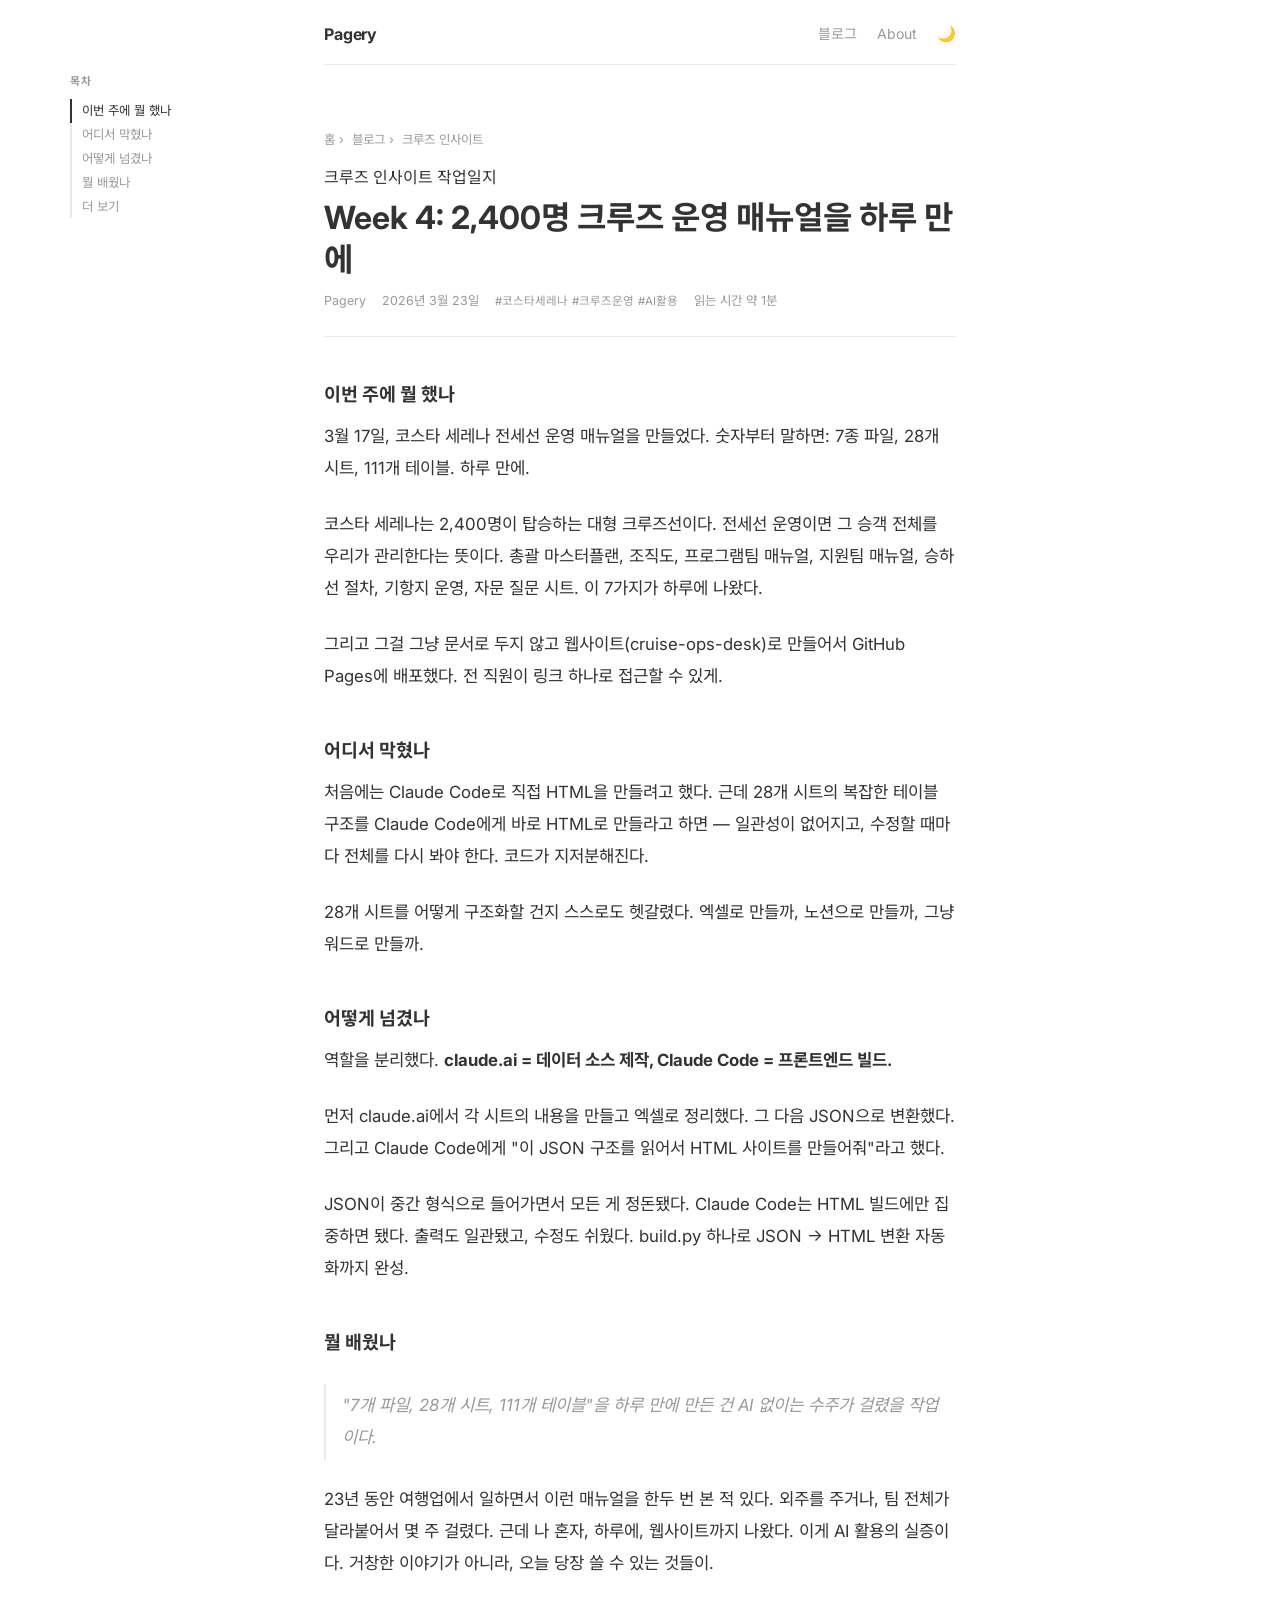
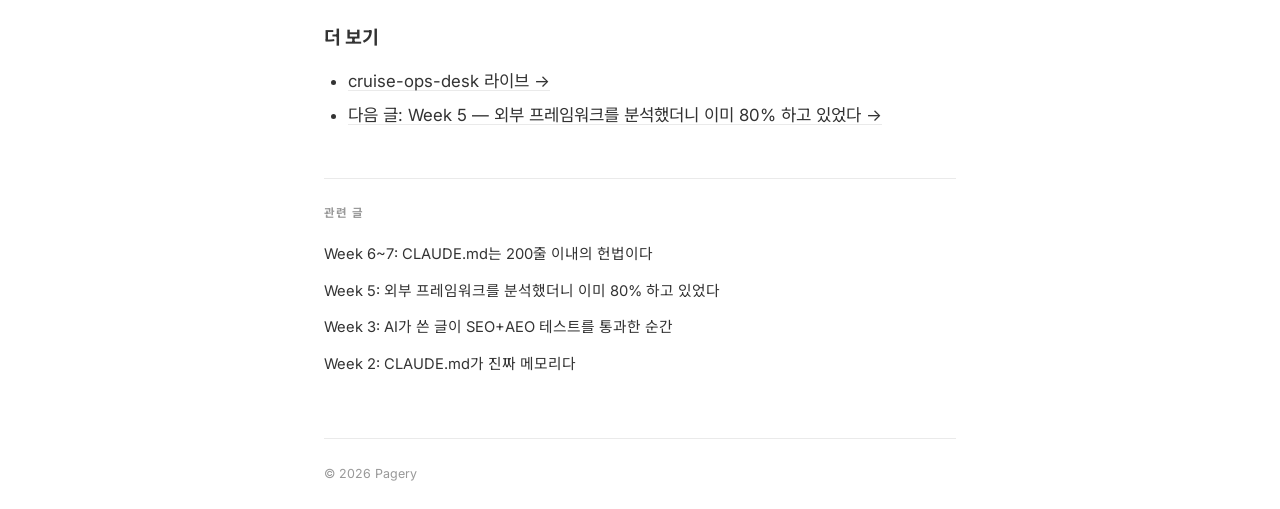
<file: blog/week4-크루즈-운영매뉴얼-하루만에.html>
<!DOCTYPE html>
<html lang="ko">
<head>
  <meta charset="UTF-8">
  <meta name="viewport" content="width=device-width, initial-scale=1.0">
  <title>2,400명 크루즈 운영 매뉴얼을 하루 만에 — Pagery</title>
  <meta name="description" content="코스타 세레나 전세선 운영 매뉴얼 7종 28시트를 하루에 만들었다. AI 없이는 수주가 걸렸을 일을 웹사이트로까지 배포.">
  <meta property="og:title" content="Week 4: 2,400명 크루즈 운영 매뉴얼을 하루 만에">
  <meta property="og:description" content="코스타 세레나 전세선 운영 매뉴얼 7종 28시트를 하루에 만들었다. AI 없이는 수주가 걸렸을 일을 웹사이트로까지 배포.">
  <meta property="og:type" content="article">
  <link rel="preconnect" href="https://fonts.googleapis.com">
  <link rel="preconnect" href="https://fonts.gstatic.com" crossorigin>
  <link href="https://fonts.googleapis.com/css2?family=Inter:wght@400;500;600;700;800&family=Noto+Sans+KR:wght@400;500;700;900&display=swap" rel="stylesheet">
  <link rel="stylesheet" href="../css/style.css">
  <script type="application/ld+json">
  [
    {
      "@context": "https://schema.org",
      "@type": "Article",
      "headline": "Week 4: 2,400명 크루즈 운영 매뉴얼을 하루 만에",
      "author": { "@type": "Person", "name": "Pagery" },
      "datePublished": "2026-03-23",
      "description": "코스타 세레나 전세선 운영 매뉴얼 7종 28시트를 하루에 만들었다. AI 없이는 수주가 걸렸을 일을 웹사이트로까지 배포."
    },
    {
      "@context": "https://schema.org",
      "@type": "BreadcrumbList",
      "itemListElement": [
        { "@type": "ListItem", "position": 1, "name": "홈", "item": "https://kangs-blog.com" },
        { "@type": "ListItem", "position": 2, "name": "블로그", "item": "https://kangs-blog.com/blog/" },
        { "@type": "ListItem", "position": 3, "name": "Week 4: 2,400명 크루즈 운영 매뉴얼을 하루 만에", "item": "https://kangs-blog.com/blog/week4-크루즈-운영매뉴얼-하루만에.html" }
      ]
    }
  ]
  </script>
</head>
<body>

<div class="page">
  <nav class="site-nav">
    <a href="../index.html" class="nav-logo">Pagery</a>
    <div class="nav-right">
      <a href="index.html">블로그</a>
      <a href="../about.html">About</a>
      <button class="theme-toggle" id="theme-toggle" aria-label="다크모드 전환" onclick="toggleTheme()">🌙</button>
    </div>
  </nav>

  <div class="post-hero">
    <div class="post-breadcrumb">
      <a href="../index.html">홈</a><span>›</span>
      <a href="index.html">블로그</a><span>›</span>
      크루즈 인사이트
    </div>
    <div class="post-hero-cats">
      <span class="card-cat">크루즈 인사이트</span>
      <span class="card-cat">작업일지</span>
    </div>
    <h1 class="post-title">Week 4: 2,400명 크루즈 운영 매뉴얼을 하루 만에</h1>
    <div class="post-meta-row">
      <span>Pagery</span>
      <span>2026년 3월 23일</span>
      <div class="post-tags">
        <span class="post-tag">#코스타세레나</span>
        <span class="post-tag">#크루즈운영</span>
        <span class="post-tag">#AI활용</span>
      </div>
    </div>
    </div>

  <article class="post-content">

  <h2>이번 주에 뭘 했나</h2>
  <p>
    3월 17일, 코스타 세레나 전세선 운영 매뉴얼을 만들었다. 숫자부터 말하면: 7종 파일, 28개 시트, 111개 테이블. 하루 만에.
  </p>
  <p>
    코스타 세레나는 2,400명이 탑승하는 대형 크루즈선이다. 전세선 운영이면 그 승객 전체를 우리가 관리한다는 뜻이다. 총괄 마스터플랜, 조직도, 프로그램팀 매뉴얼, 지원팀 매뉴얼, 승하선 절차, 기항지 운영, 자문 질문 시트. 이 7가지가 하루에 나왔다.
  </p>
  <p>
    그리고 그걸 그냥 문서로 두지 않고 웹사이트(cruise-ops-desk)로 만들어서 GitHub Pages에 배포했다. 전 직원이 링크 하나로 접근할 수 있게.
  </p>

  <h2>어디서 막혔나</h2>
  <p>
    처음에는 Claude Code로 직접 HTML을 만들려고 했다. 근데 28개 시트의 복잡한 테이블 구조를 Claude Code에게 바로 HTML로 만들라고 하면 — 일관성이 없어지고, 수정할 때마다 전체를 다시 봐야 한다. 코드가 지저분해진다.
  </p>
  <p>
    28개 시트를 어떻게 구조화할 건지 스스로도 헷갈렸다. 엑셀로 만들까, 노션으로 만들까, 그냥 워드로 만들까.
  </p>

  <h2>어떻게 넘겼나</h2>
  <p>
    역할을 분리했다. <strong>claude.ai = 데이터 소스 제작, Claude Code = 프론트엔드 빌드.</strong>
  </p>
  <p>
    먼저 claude.ai에서 각 시트의 내용을 만들고 엑셀로 정리했다. 그 다음 JSON으로 변환했다. 그리고 Claude Code에게 "이 JSON 구조를 읽어서 HTML 사이트를 만들어줘"라고 했다.
  </p>
  <p>
    JSON이 중간 형식으로 들어가면서 모든 게 정돈됐다. Claude Code는 HTML 빌드에만 집중하면 됐다. 출력도 일관됐고, 수정도 쉬웠다. build.py 하나로 JSON → HTML 변환 자동화까지 완성.
  </p>

  <h2>뭘 배웠나</h2>
  <blockquote>
    "7개 파일, 28개 시트, 111개 테이블"을 하루 만에 만든 건 AI 없이는 수주가 걸렸을 작업이다.
  </blockquote>
  <p>
    23년 동안 여행업에서 일하면서 이런 매뉴얼을 한두 번 본 적 있다. 외주를 주거나, 팀 전체가 달라붙어서 몇 주 걸렸다. 근데 나 혼자, 하루에, 웹사이트까지 나왔다. 이게 AI 활용의 실증이다. 거창한 이야기가 아니라, 오늘 당장 쓸 수 있는 것들이.
  </p>

  <h2>더 보기</h2>
  <ul>
    <li><a href="https://galincia-hub.github.io/cruise-ops-desk" target="_blank" style="color: var(--accent);">cruise-ops-desk 라이브 →</a></li>
    <li><a href="week5-프레임워크-분석-이미-80프로.html" style="color: var(--accent);">다음 글: Week 5 — 외부 프레임워크를 분석했더니 이미 80% 하고 있었다 →</a></li>
  </ul>

</article>

  <aside class="toc-sidebar" id="toc-sidebar">
    <p class="toc-title">목차</p>
    <nav id="toc-nav"></nav>
  </aside>

  <section class="post-related">
    <h3>관련 글</h3>
    <ul class="related-list" id="related-list"></ul>
  </section>

  <footer>
    <p>© 2026 Pagery</p>
  </footer>
</div>

<script src="../js/main.js"></script>
<script>
  loadPosts({ postsPath: '../blog/posts.json' }).then(posts => {
    const related = posts.filter(p => p.slug !== 'week4-크루즈-운영매뉴얼-하루만에').slice(0, 4);
    const list = document.getElementById('related-list');
    if (list) list.innerHTML = related.map(p => `<li><a href="${p.slug}.html">${p.title}</a></li>`).join('');
  });
</script>
</body>
</html>
</file>
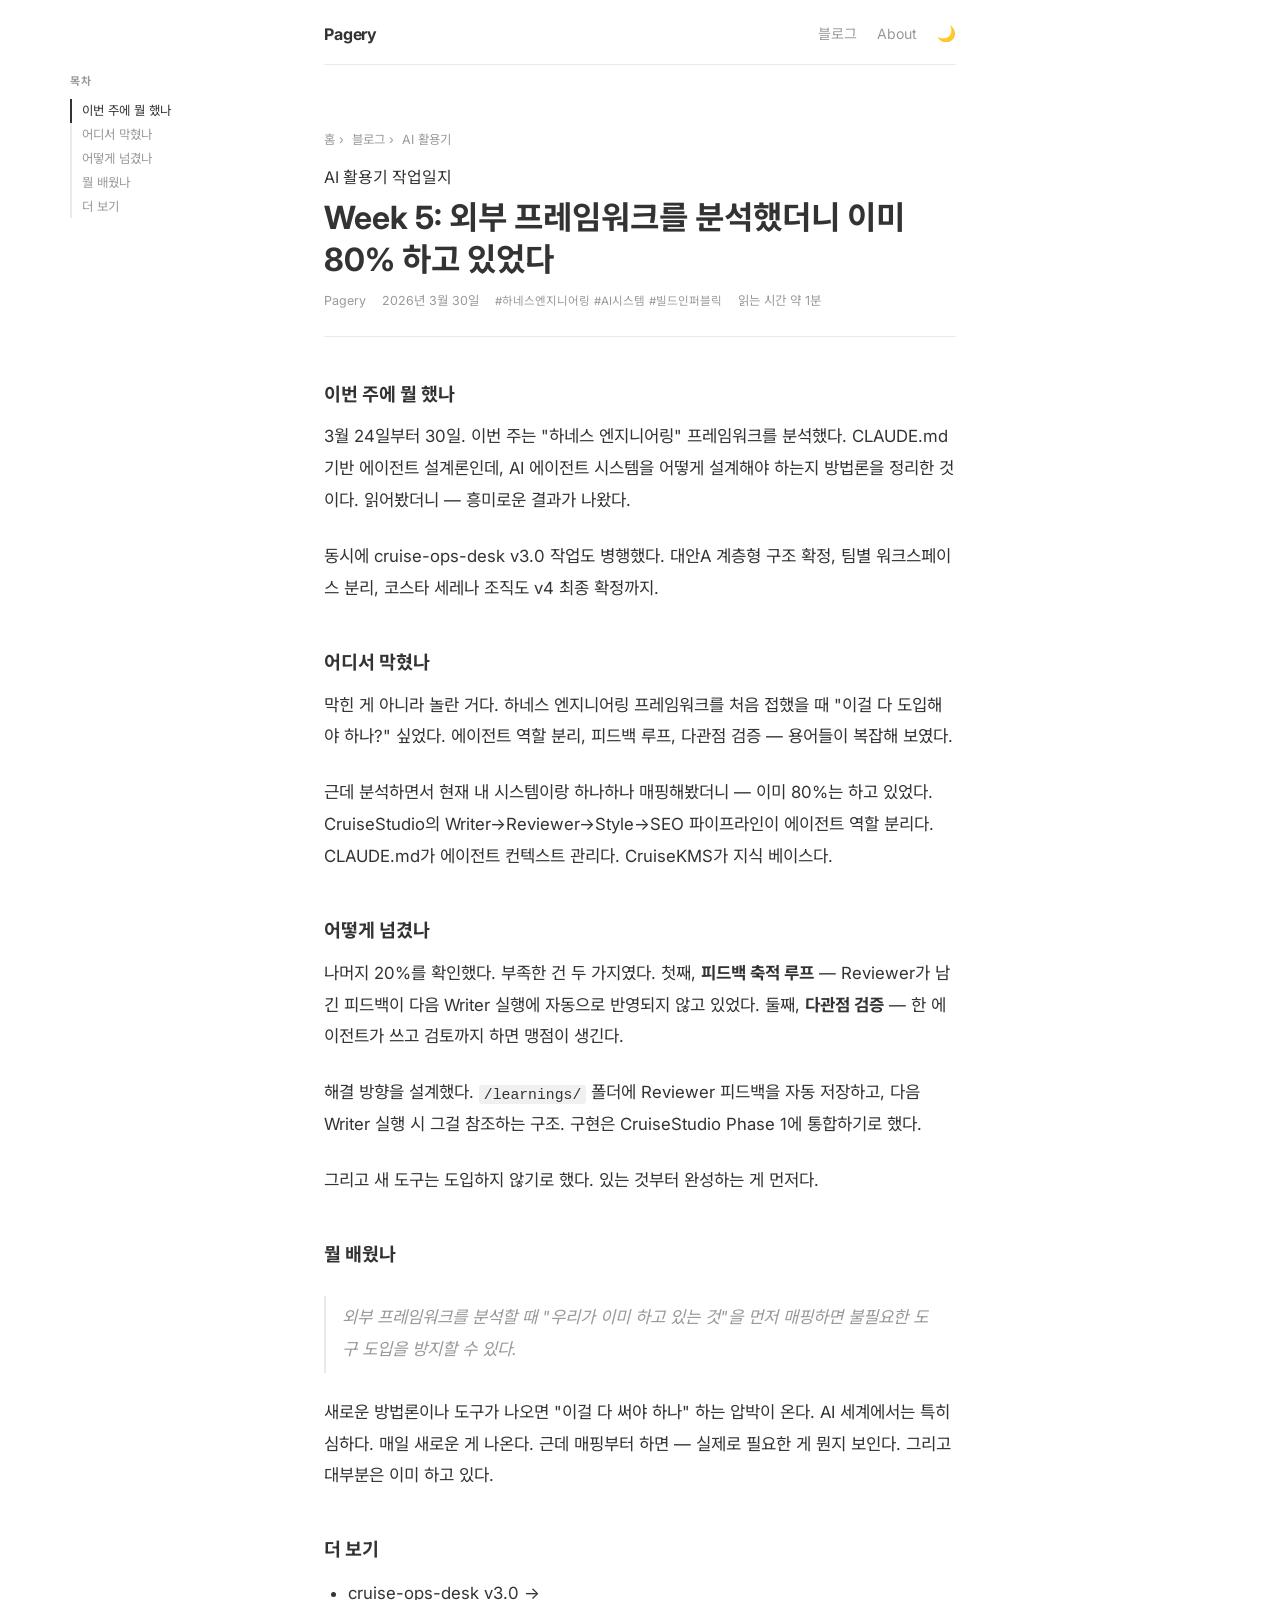
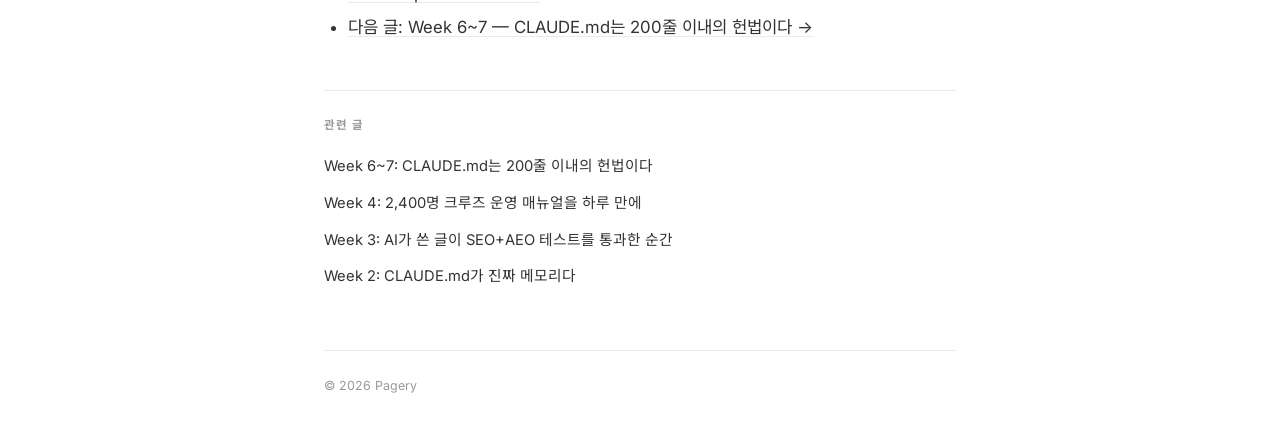
<file: blog/week5-프레임워크-분석-이미-80프로.html>
<!DOCTYPE html>
<html lang="ko">
<head>
  <meta charset="UTF-8">
  <meta name="viewport" content="width=device-width, initial-scale=1.0">
  <title>외부 프레임워크를 분석했더니 이미 80% 하고 있었다 — Pagery</title>
  <meta name="description" content="하네스 엔지니어링 프레임워크를 분석했다. 거창한 새 도구인 줄 알았는데 우리가 이미 80% 구현하고 있었다.">
  <meta property="og:title" content="Week 5: 외부 프레임워크를 분석했더니 이미 80% 하고 있었다">
  <meta property="og:description" content="하네스 엔지니어링 프레임워크를 분석했다. 거창한 새 도구인 줄 알았는데 우리가 이미 80% 구현하고 있었다.">
  <meta property="og:type" content="article">
  <link rel="preconnect" href="https://fonts.googleapis.com">
  <link rel="preconnect" href="https://fonts.gstatic.com" crossorigin>
  <link href="https://fonts.googleapis.com/css2?family=Inter:wght@400;500;600;700;800&family=Noto+Sans+KR:wght@400;500;700;900&display=swap" rel="stylesheet">
  <link rel="stylesheet" href="../css/style.css">
  <script type="application/ld+json">
  [
    {
      "@context": "https://schema.org",
      "@type": "Article",
      "headline": "Week 5: 외부 프레임워크를 분석했더니 이미 80% 하고 있었다",
      "author": { "@type": "Person", "name": "Pagery" },
      "datePublished": "2026-03-30",
      "description": "하네스 엔지니어링 프레임워크를 분석했다. 거창한 새 도구인 줄 알았는데 우리가 이미 80% 구현하고 있었다."
    },
    {
      "@context": "https://schema.org",
      "@type": "BreadcrumbList",
      "itemListElement": [
        { "@type": "ListItem", "position": 1, "name": "홈", "item": "https://kangs-blog.com" },
        { "@type": "ListItem", "position": 2, "name": "블로그", "item": "https://kangs-blog.com/blog/" },
        { "@type": "ListItem", "position": 3, "name": "Week 5: 외부 프레임워크를 분석했더니 이미 80% 하고 있었다", "item": "https://kangs-blog.com/blog/week5-프레임워크-분석-이미-80프로.html" }
      ]
    }
  ]
  </script>
</head>
<body>

<div class="page">
  <nav class="site-nav">
    <a href="../index.html" class="nav-logo">Pagery</a>
    <div class="nav-right">
      <a href="index.html">블로그</a>
      <a href="../about.html">About</a>
      <button class="theme-toggle" id="theme-toggle" aria-label="다크모드 전환" onclick="toggleTheme()">🌙</button>
    </div>
  </nav>

  <div class="post-hero">
    <div class="post-breadcrumb">
      <a href="../index.html">홈</a><span>›</span>
      <a href="index.html">블로그</a><span>›</span>
      AI 활용기
    </div>
    <div class="post-hero-cats">
      <span class="card-cat">AI 활용기</span>
      <span class="card-cat">작업일지</span>
    </div>
    <h1 class="post-title">Week 5: 외부 프레임워크를 분석했더니 이미 80% 하고 있었다</h1>
    <div class="post-meta-row">
      <span>Pagery</span>
      <span>2026년 3월 30일</span>
      <div class="post-tags">
        <span class="post-tag">#하네스엔지니어링</span>
        <span class="post-tag">#AI시스템</span>
        <span class="post-tag">#빌드인퍼블릭</span>
      </div>
    </div>
    </div>

  <article class="post-content">

  <h2>이번 주에 뭘 했나</h2>
  <p>
    3월 24일부터 30일. 이번 주는 "하네스 엔지니어링" 프레임워크를 분석했다. CLAUDE.md 기반 에이전트 설계론인데, AI 에이전트 시스템을 어떻게 설계해야 하는지 방법론을 정리한 것이다. 읽어봤더니 — 흥미로운 결과가 나왔다.
  </p>
  <p>
    동시에 cruise-ops-desk v3.0 작업도 병행했다. 대안A 계층형 구조 확정, 팀별 워크스페이스 분리, 코스타 세레나 조직도 v4 최종 확정까지.
  </p>

  <h2>어디서 막혔나</h2>
  <p>
    막힌 게 아니라 놀란 거다. 하네스 엔지니어링 프레임워크를 처음 접했을 때 "이걸 다 도입해야 하나?" 싶었다. 에이전트 역할 분리, 피드백 루프, 다관점 검증 — 용어들이 복잡해 보였다.
  </p>
  <p>
    근데 분석하면서 현재 내 시스템이랑 하나하나 매핑해봤더니 — 이미 80%는 하고 있었다. CruiseStudio의 Writer→Reviewer→Style→SEO 파이프라인이 에이전트 역할 분리다. CLAUDE.md가 에이전트 컨텍스트 관리다. CruiseKMS가 지식 베이스다.
  </p>

  <h2>어떻게 넘겼나</h2>
  <p>
    나머지 20%를 확인했다. 부족한 건 두 가지였다. 첫째, <strong>피드백 축적 루프</strong> — Reviewer가 남긴 피드백이 다음 Writer 실행에 자동으로 반영되지 않고 있었다. 둘째, <strong>다관점 검증</strong> — 한 에이전트가 쓰고 검토까지 하면 맹점이 생긴다.
  </p>
  <p>
    해결 방향을 설계했다. <code>/learnings/</code> 폴더에 Reviewer 피드백을 자동 저장하고, 다음 Writer 실행 시 그걸 참조하는 구조. 구현은 CruiseStudio Phase 1에 통합하기로 했다.
  </p>
  <p>
    그리고 새 도구는 도입하지 않기로 했다. 있는 것부터 완성하는 게 먼저다.
  </p>

  <h2>뭘 배웠나</h2>
  <blockquote>
    외부 프레임워크를 분석할 때 "우리가 이미 하고 있는 것"을 먼저 매핑하면 불필요한 도구 도입을 방지할 수 있다.
  </blockquote>
  <p>
    새로운 방법론이나 도구가 나오면 "이걸 다 써야 하나" 하는 압박이 온다. AI 세계에서는 특히 심하다. 매일 새로운 게 나온다. 근데 매핑부터 하면 — 실제로 필요한 게 뭔지 보인다. 그리고 대부분은 이미 하고 있다.
  </p>

  <h2>더 보기</h2>
  <ul>
    <li><a href="https://galincia-hub.github.io/cruise-ops-desk" target="_blank" style="color: var(--accent);">cruise-ops-desk v3.0 →</a></li>
    <li><a href="week6-7-claudemd-200줄-헌법.html" style="color: var(--accent);">다음 글: Week 6~7 — CLAUDE.md는 200줄 이내의 헌법이다 →</a></li>
  </ul>

</article>

  <aside class="toc-sidebar" id="toc-sidebar">
    <p class="toc-title">목차</p>
    <nav id="toc-nav"></nav>
  </aside>

  <section class="post-related">
    <h3>관련 글</h3>
    <ul class="related-list" id="related-list"></ul>
  </section>

  <footer>
    <p>© 2026 Pagery</p>
  </footer>
</div>

<script src="../js/main.js"></script>
<script>
  loadPosts({ postsPath: '../blog/posts.json' }).then(posts => {
    const related = posts.filter(p => p.slug !== 'week5-프레임워크-분석-이미-80프로').slice(0, 4);
    const list = document.getElementById('related-list');
    if (list) list.innerHTML = related.map(p => `<li><a href="${p.slug}.html">${p.title}</a></li>`).join('');
  });
</script>
</body>
</html>
</file>
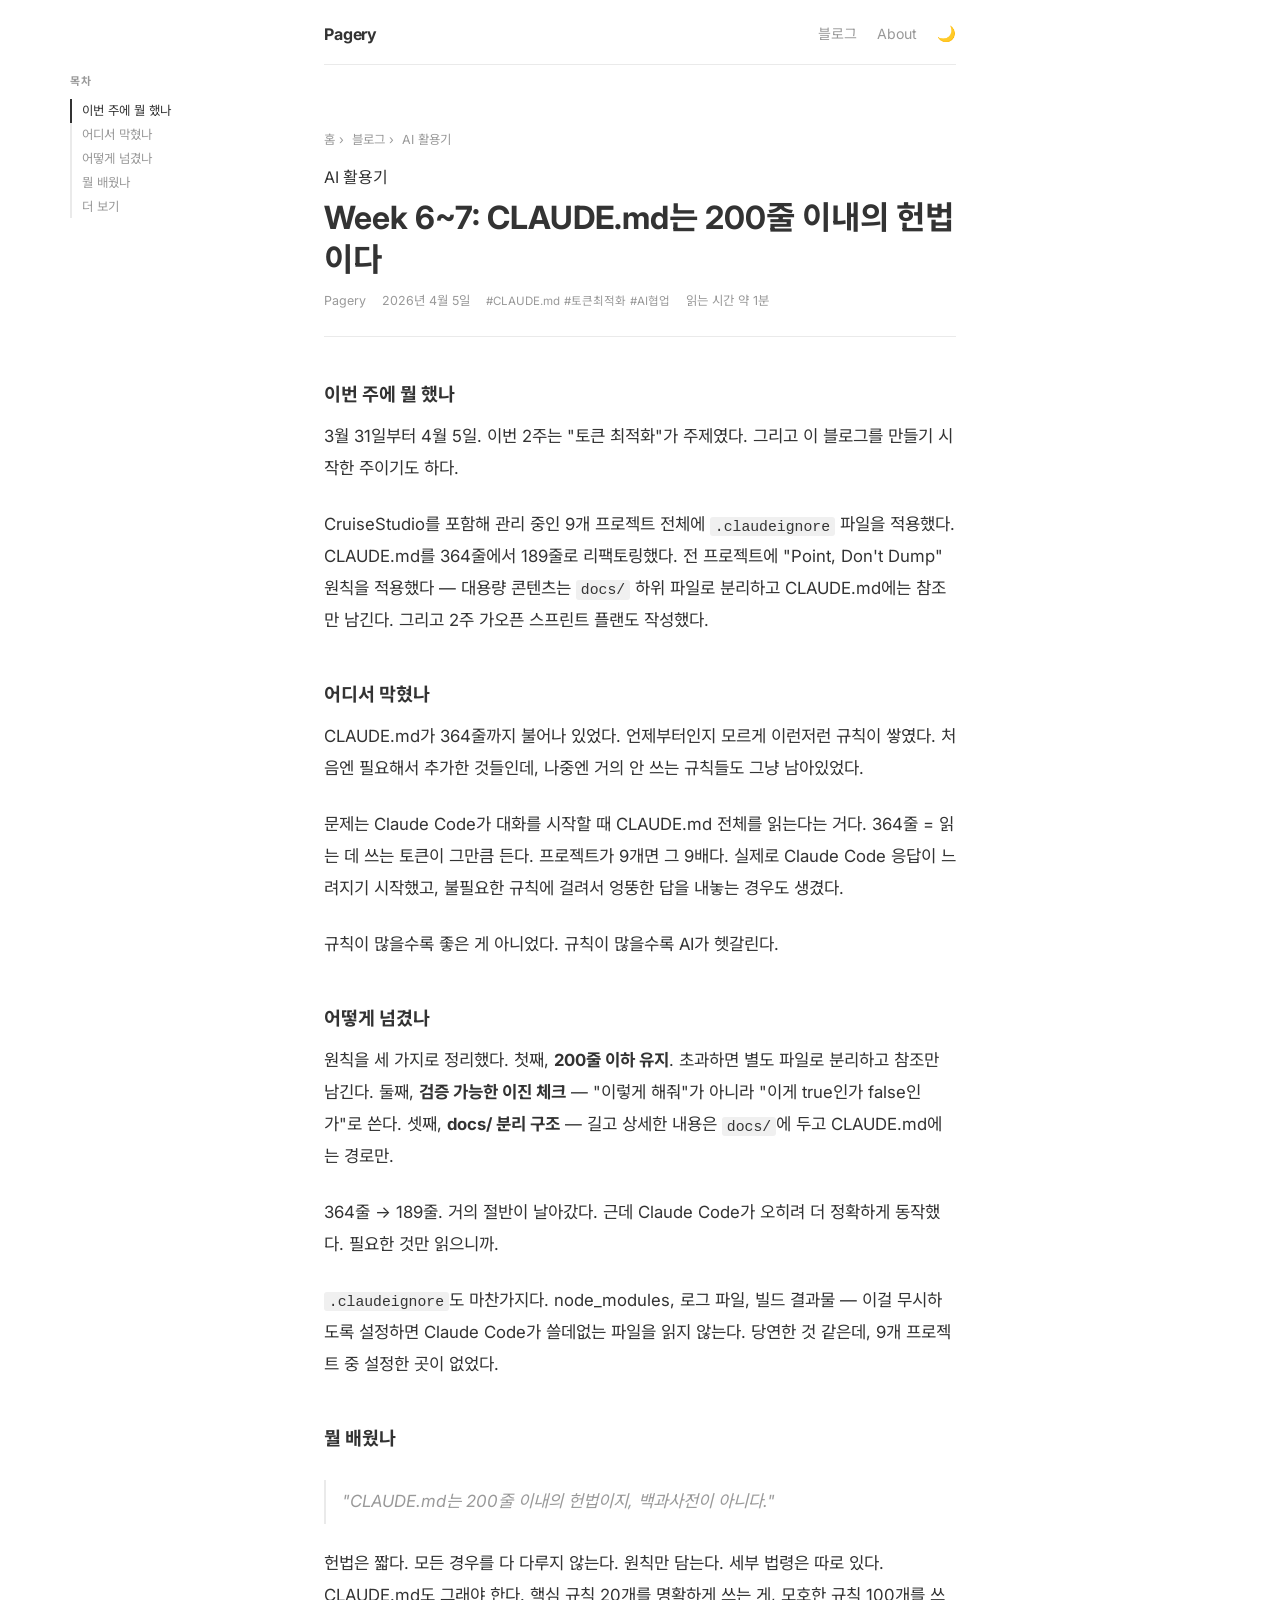
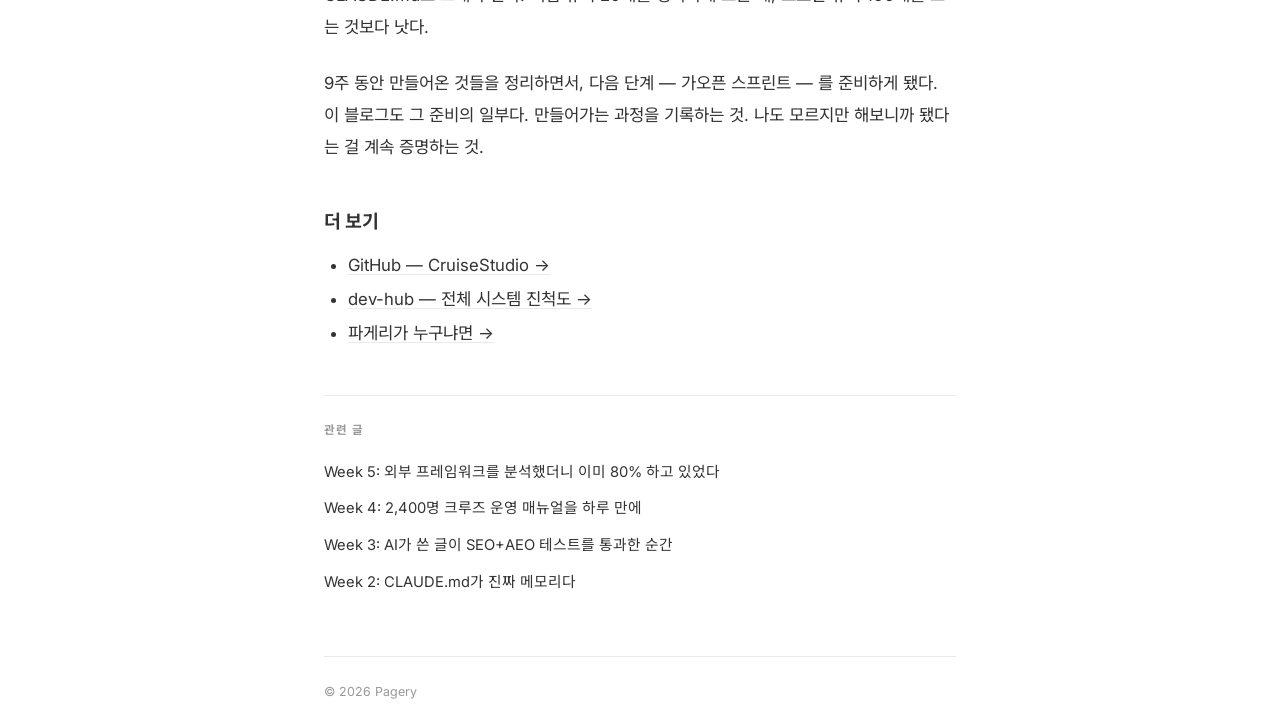
<file: blog/week6-7-claudemd-200줄-헌법.html>
<!DOCTYPE html>
<html lang="ko">
<head>
  <meta charset="UTF-8">
  <meta name="viewport" content="width=device-width, initial-scale=1.0">
  <title>CLAUDE.md는 200줄 이내의 헌법이다 — Pagery</title>
  <meta name="description" content="CLAUDE.md가 364줄까지 불어났다. 토큰이 낭비됐고 AI가 느려졌다. 200줄 원칙으로 다이어트한 과정.">
  <meta property="og:title" content="Week 6~7: CLAUDE.md는 200줄 이내의 헌법이다">
  <meta property="og:description" content="CLAUDE.md가 364줄까지 불어났다. 토큰이 낭비됐고 AI가 느려졌다. 200줄 원칙으로 다이어트한 과정.">
  <meta property="og:type" content="article">
  <link rel="preconnect" href="https://fonts.googleapis.com">
  <link rel="preconnect" href="https://fonts.gstatic.com" crossorigin>
  <link href="https://fonts.googleapis.com/css2?family=Inter:wght@400;500;600;700;800&family=Noto+Sans+KR:wght@400;500;700;900&display=swap" rel="stylesheet">
  <link rel="stylesheet" href="../css/style.css">
  <script type="application/ld+json">
  [
    {
      "@context": "https://schema.org",
      "@type": "Article",
      "headline": "Week 6~7: CLAUDE.md는 200줄 이내의 헌법이다",
      "author": { "@type": "Person", "name": "Pagery" },
      "datePublished": "2026-04-05",
      "description": "CLAUDE.md가 364줄까지 불어났다. 토큰이 낭비됐고 AI가 느려졌다. 200줄 원칙으로 다이어트한 과정."
    },
    {
      "@context": "https://schema.org",
      "@type": "BreadcrumbList",
      "itemListElement": [
        { "@type": "ListItem", "position": 1, "name": "홈", "item": "https://kangs-blog.com" },
        { "@type": "ListItem", "position": 2, "name": "블로그", "item": "https://kangs-blog.com/blog/" },
        { "@type": "ListItem", "position": 3, "name": "Week 6~7: CLAUDE.md는 200줄 이내의 헌법이다", "item": "https://kangs-blog.com/blog/week6-7-claudemd-200줄-헌법.html" }
      ]
    }
  ]
  </script>
</head>
<body>

<div class="page">
  <nav class="site-nav">
    <a href="../index.html" class="nav-logo">Pagery</a>
    <div class="nav-right">
      <a href="index.html">블로그</a>
      <a href="../about.html">About</a>
      <button class="theme-toggle" id="theme-toggle" aria-label="다크모드 전환" onclick="toggleTheme()">🌙</button>
    </div>
  </nav>

  <div class="post-hero">
    <div class="post-breadcrumb">
      <a href="../index.html">홈</a><span>›</span>
      <a href="index.html">블로그</a><span>›</span>
      AI 활용기
    </div>
    <div class="post-hero-cats">
      <span class="card-cat">AI 활용기</span>
    </div>
    <h1 class="post-title">Week 6~7: CLAUDE.md는 200줄 이내의 헌법이다</h1>
    <div class="post-meta-row">
      <span>Pagery</span>
      <span>2026년 4월 5일</span>
      <div class="post-tags">
        <span class="post-tag">#CLAUDE.md</span>
        <span class="post-tag">#토큰최적화</span>
        <span class="post-tag">#AI협업</span>
      </div>
    </div>
    </div>

  <article class="post-content">

  <h2>이번 주에 뭘 했나</h2>
  <p>
    3월 31일부터 4월 5일. 이번 2주는 "토큰 최적화"가 주제였다. 그리고 이 블로그를 만들기 시작한 주이기도 하다.
  </p>
  <p>
    CruiseStudio를 포함해 관리 중인 9개 프로젝트 전체에 <code>.claudeignore</code> 파일을 적용했다. CLAUDE.md를 364줄에서 189줄로 리팩토링했다. 전 프로젝트에 "Point, Don't Dump" 원칙을 적용했다 — 대용량 콘텐츠는 <code>docs/</code> 하위 파일로 분리하고 CLAUDE.md에는 참조만 남긴다. 그리고 2주 가오픈 스프린트 플랜도 작성했다.
  </p>

  <h2>어디서 막혔나</h2>
  <p>
    CLAUDE.md가 364줄까지 불어나 있었다. 언제부터인지 모르게 이런저런 규칙이 쌓였다. 처음엔 필요해서 추가한 것들인데, 나중엔 거의 안 쓰는 규칙들도 그냥 남아있었다.
  </p>
  <p>
    문제는 Claude Code가 대화를 시작할 때 CLAUDE.md 전체를 읽는다는 거다. 364줄 = 읽는 데 쓰는 토큰이 그만큼 든다. 프로젝트가 9개면 그 9배다. 실제로 Claude Code 응답이 느려지기 시작했고, 불필요한 규칙에 걸려서 엉뚱한 답을 내놓는 경우도 생겼다.
  </p>
  <p>
    규칙이 많을수록 좋은 게 아니었다. 규칙이 많을수록 AI가 헷갈린다.
  </p>

  <h2>어떻게 넘겼나</h2>
  <p>
    원칙을 세 가지로 정리했다. 첫째, <strong>200줄 이하 유지</strong>. 초과하면 별도 파일로 분리하고 참조만 남긴다. 둘째, <strong>검증 가능한 이진 체크</strong> — "이렇게 해줘"가 아니라 "이게 true인가 false인가"로 쓴다. 셋째, <strong>docs/ 분리 구조</strong> — 길고 상세한 내용은 <code>docs/</code>에 두고 CLAUDE.md에는 경로만.
  </p>
  <p>
    364줄 → 189줄. 거의 절반이 날아갔다. 근데 Claude Code가 오히려 더 정확하게 동작했다. 필요한 것만 읽으니까.
  </p>
  <p>
    <code>.claudeignore</code>도 마찬가지다. node_modules, 로그 파일, 빌드 결과물 — 이걸 무시하도록 설정하면 Claude Code가 쓸데없는 파일을 읽지 않는다. 당연한 것 같은데, 9개 프로젝트 중 설정한 곳이 없었다.
  </p>

  <h2>뭘 배웠나</h2>
  <blockquote>
    "CLAUDE.md는 200줄 이내의 헌법이지, 백과사전이 아니다."
  </blockquote>
  <p>
    헌법은 짧다. 모든 경우를 다 다루지 않는다. 원칙만 담는다. 세부 법령은 따로 있다. CLAUDE.md도 그래야 한다. 핵심 규칙 20개를 명확하게 쓰는 게, 모호한 규칙 100개를 쓰는 것보다 낫다.
  </p>
  <p>
    9주 동안 만들어온 것들을 정리하면서, 다음 단계 — 가오픈 스프린트 — 를 준비하게 됐다. 이 블로그도 그 준비의 일부다. 만들어가는 과정을 기록하는 것. 나도 모르지만 해보니까 됐다는 걸 계속 증명하는 것.
  </p>

  <h2>더 보기</h2>
  <ul>
    <li><a href="https://github.com/galincia-hub/CruiseStudio" target="_blank" style="color: var(--accent);">GitHub — CruiseStudio →</a></li>
    <li><a href="https://galincia-hub.github.io/dev-hub" target="_blank" style="color: var(--accent);">dev-hub — 전체 시스템 진척도 →</a></li>
    <li><a href="../about.html" style="color: var(--accent);">파게리가 누구냐면 →</a></li>
  </ul>

</article>

  <aside class="toc-sidebar" id="toc-sidebar">
    <p class="toc-title">목차</p>
    <nav id="toc-nav"></nav>
  </aside>

  <section class="post-related">
    <h3>관련 글</h3>
    <ul class="related-list" id="related-list"></ul>
  </section>

  <footer>
    <p>© 2026 Pagery</p>
  </footer>
</div>

<script src="../js/main.js"></script>
<script>
  loadPosts({ postsPath: '../blog/posts.json' }).then(posts => {
    const related = posts.filter(p => p.slug !== 'week6-7-claudemd-200줄-헌법').slice(0, 4);
    const list = document.getElementById('related-list');
    if (list) list.innerHTML = related.map(p => `<li><a href="${p.slug}.html">${p.title}</a></li>`).join('');
  });
</script>
</body>
</html>
</file>
<file: css/style.css>
/* ===== RESET ===== */
*, *::before, *::after { box-sizing: border-box; margin: 0; padding: 0; }
html { scroll-behavior: smooth; }
img { max-width: 100%; display: block; }

/* ===== TOKENS ===== */
:root {
  --bg: #fff;
  --text: #333;
  --sub: #999;
  --border: #eaeaea;
  --font: 'Inter', 'Noto Sans KR', 'Noto Sans', sans-serif;
}

/* ===== BASE ===== */
body {
  font-family: var(--font);
  background: var(--bg);
  color: var(--text);
  font-size: 1rem;
  line-height: 1.75;
  -webkit-font-smoothing: antialiased;
  transition: background-color 0.2s, color 0.2s;
}
a { color: var(--text); text-decoration: none; }
a:hover { color: #000; }

/* ===== PAGE WRAPPER ===== */
.page {
  max-width: 680px;
  margin: 0 auto;
  padding: 0 1.5rem;
}

/* ===== NAV ===== */
.site-nav {
  display: flex;
  justify-content: space-between;
  align-items: center;
  padding: 1.25rem 0 1rem;
  border-bottom: 1px solid var(--border);
  margin-bottom: 2.5rem;
  position: sticky;
  top: 0;
  background: var(--bg);
  z-index: 100;
  transition: background-color 0.2s;
}
.nav-logo {
  font-weight: 700;
  font-size: 1rem;
  letter-spacing: -0.01em;
}
.nav-right {
  display: flex;
  align-items: center;
  gap: 1.25rem;
}
.nav-right a {
  font-size: 0.88rem;
  color: var(--sub);
}
.nav-right a:hover { color: var(--text); }
.theme-toggle {
  background: none;
  border: none;
  cursor: pointer;
  font-size: 0.95rem;
  color: var(--sub);
  padding: 0;
  line-height: 1;
  font-family: inherit;
}
.theme-toggle:hover { color: var(--text); }

/* ===== POST LIST (home + blog index) ===== */
.post-list { list-style: none; }
.post-list-item { padding: 0.85rem 0; }
.post-list-item + .post-list-item { border-top: 1px solid var(--border); }
.post-date { font-size: 0.78rem; color: var(--sub); margin-bottom: 0.15rem; }
.post-title-link {
  display: block;
  font-size: 1rem;
  font-weight: 600;
  color: var(--text);
  line-height: 1.45;
}
.post-title-link:hover { color: #000; }
.post-cats { margin-top: 0.15rem; }
.post-cat-tag {
  font-size: 0.72rem;
  color: var(--sub);
  margin-right: 0.5rem;
}

/* ===== CATEGORY FILTER ===== */
.cat-filter {
  display: flex;
  gap: 1rem;
  flex-wrap: wrap;
  margin-bottom: 1.5rem;
}
.cat-btn {
  background: none;
  border: none;
  padding: 0;
  font-size: 0.85rem;
  color: var(--sub);
  cursor: pointer;
  font-family: inherit;
}
.cat-btn:hover { color: var(--text); }
.cat-btn.active { color: var(--text); font-weight: 600; }

/* ===== POST HERO ===== */
.post-hero {
  padding: 1.5rem 0;
  border-bottom: 1px solid var(--border);
  margin-bottom: 2rem;
}
.post-breadcrumb {
  font-size: 0.78rem;
  color: var(--sub);
  margin-bottom: 0.75rem;
}
.post-breadcrumb a { color: var(--sub); }
.post-breadcrumb a:hover { color: var(--text); }
.post-breadcrumb span { margin: 0 0.25rem; }
.post-hero-cats { margin-bottom: 0.4rem; }
.post-hero-cat { font-size: 0.75rem; color: var(--sub); margin-right: 0.5rem; }
.post-title {
  font-size: clamp(1.5rem, 4vw, 2rem);
  font-weight: 700;
  line-height: 1.3;
  margin-bottom: 0.6rem;
  color: var(--text);
}
.post-meta-row {
  display: flex;
  gap: 1rem;
  flex-wrap: wrap;
  align-items: center;
  font-size: 0.78rem;
  color: var(--sub);
}
.post-tag { font-size: 0.72rem; color: var(--sub); }

/* ===== POST CONTENT ===== */
.post-content {
  margin-bottom: 3rem;
  font-size: 1.05rem;
  line-height: 1.9;
}
.post-content h2 {
  font-size: 1.15rem;
  font-weight: 700;
  margin: 2.5rem 0 0.6rem;
  color: var(--text);
}
.post-content h3 {
  font-size: 1rem;
  font-weight: 700;
  margin: 1.75rem 0 0.5rem;
  color: var(--text);
}
.post-content p { margin-bottom: 1.5rem; color: var(--text); }
.post-content ul,
.post-content ol { margin: 0.75rem 0 1.5rem 1.5rem; color: var(--text); }
.post-content li { margin-bottom: 0.35rem; line-height: 1.7; }
.post-content blockquote {
  border-left: 2px solid var(--border);
  padding: 0.4rem 1rem;
  margin: 1.5rem 0;
  color: var(--sub);
  font-style: italic;
}
.post-content pre {
  background: #f6f6f6;
  padding: 1rem 1.25rem;
  border-radius: 4px;
  overflow-x: auto;
  margin: 1.5rem 0;
  font-size: 0.88rem;
  line-height: 1.6;
}
.post-content code { font-family: 'Consolas', 'Monaco', monospace; }
.post-content p code,
.post-content li code {
  background: #f0f0f0;
  padding: 0.1rem 0.3rem;
  border-radius: 3px;
  font-size: 0.88em;
  color: var(--text);
}
.post-content a {
  text-decoration: underline;
  text-underline-offset: 0.2em;
  text-decoration-color: var(--border);
}
.post-content a:hover { text-decoration-color: var(--text); }
.post-content img { border-radius: 4px; margin: 1.5rem 0; }

/* ===== TOC ===== */
.toc-sidebar { display: none; }
@media (min-width: 1150px) {
  .toc-sidebar {
    display: block;
    position: fixed;
    top: 72px;
    left: max(8px, calc(50% - 570px));
    width: 190px;
    max-height: calc(100vh - 90px);
    overflow-y: auto;
  }
}
.toc-title {
  font-size: 0.68rem;
  font-weight: 700;
  text-transform: uppercase;
  letter-spacing: 0.1em;
  color: var(--sub);
  margin-bottom: 0.5rem;
}
.toc-link {
  display: block;
  font-size: 0.78rem;
  color: var(--sub);
  padding: 0.2rem 0 0.2rem 0.6rem;
  border-left: 2px solid var(--border);
  line-height: 1.4;
  overflow: hidden;
  text-overflow: ellipsis;
  white-space: nowrap;
  transition: color 0.15s, border-color 0.15s;
}
.toc-link:hover,
.toc-link.active { color: var(--text); border-left-color: var(--text); }
.toc-link.toc-h3 { padding-left: 1.1rem; font-size: 0.73rem; }

/* ===== RELATED POSTS ===== */
.post-related {
  padding: 1.5rem 0;
  border-top: 1px solid var(--border);
  margin-bottom: 2rem;
}
.post-related h3 {
  font-size: 0.72rem;
  font-weight: 700;
  text-transform: uppercase;
  letter-spacing: 0.1em;
  color: var(--sub);
  margin-bottom: 0.75rem;
}
.related-list { list-style: none; }
.related-list li { padding: 0.25rem 0; }
.related-list a { font-size: 0.92rem; color: var(--text); }
.related-list a:hover { color: #000; }

/* ===== ABOUT ===== */
.about-section { padding: 1rem 0 2rem; }
.about-section p { margin-bottom: 1rem; font-size: 1.05rem; line-height: 1.8; }
.about-links { display: flex; gap: 1.5rem; margin-top: 1.5rem; flex-wrap: wrap; }
.about-links a {
  font-size: 0.9rem;
  color: var(--sub);
  text-decoration: underline;
  text-underline-offset: 0.2em;
}
.about-links a:hover { color: var(--text); }

/* ===== PORTFOLIO ===== */
.portfolio-list { list-style: none; }
.portfolio-item { padding: 1rem 0; border-top: 1px solid var(--border); }
.portfolio-item:first-child { border-top: none; padding-top: 0; }
.portfolio-name { font-weight: 600; margin-bottom: 0.2rem; }
.portfolio-desc { font-size: 0.9rem; color: var(--sub); margin-bottom: 0.3rem; }
.portfolio-link {
  font-size: 0.85rem;
  color: var(--sub);
  text-decoration: underline;
  text-underline-offset: 0.2em;
}
.portfolio-link:hover { color: var(--text); }

/* ===== ADMIN ===== */
.admin-login-box { max-width: 320px; padding: 1rem 0; }
.admin-login-box h2 { font-size: 1rem; font-weight: 700; margin-bottom: 1rem; }
.form-group { margin-bottom: 0.75rem; }
.form-group label { display: block; font-size: 0.82rem; color: var(--sub); margin-bottom: 0.3rem; }
.form-group input {
  width: 100%;
  padding: 0.45rem 0.65rem;
  border: 1px solid var(--border);
  border-radius: 3px;
  font-size: 0.9rem;
  background: var(--bg);
  color: var(--text);
  font-family: inherit;
}
.form-group input:focus { outline: none; border-color: var(--text); }
.btn {
  display: inline-block;
  padding: 0.45rem 1rem;
  font-size: 0.88rem;
  background: var(--text);
  color: var(--bg);
  border: none;
  border-radius: 3px;
  cursor: pointer;
  font-family: inherit;
}
.btn:hover { opacity: 0.75; }
.admin-error { font-size: 0.82rem; color: #c00; margin-top: 0.4rem; display: none; }
.admin-panel { display: none; }
.admin-stats { display: flex; gap: 2rem; margin: 1.5rem 0; }
.stat-num { font-size: 1.4rem; font-weight: 700; }
.stat-label { font-size: 0.78rem; color: var(--sub); }
.admin-table { width: 100%; border-collapse: collapse; font-size: 0.85rem; margin-top: 1rem; }
.admin-table th {
  text-align: left;
  padding: 0.4rem 0.5rem;
  border-bottom: 1px solid var(--border);
  font-size: 0.72rem;
  text-transform: uppercase;
  letter-spacing: 0.05em;
  color: var(--sub);
  font-weight: 600;
}
.admin-table td { padding: 0.5rem; border-bottom: 1px solid var(--border); vertical-align: top; }
.admin-table-title { font-size: 0.75rem; }

/* ===== FOOTER ===== */
footer {
  padding: 1.5rem 0;
  border-top: 1px solid var(--border);
  margin-top: 2rem;
}
footer p { font-size: 0.78rem; color: var(--sub); }

/* ===== SELECTION ===== */
::selection { background: #d8d8d8; }

/* ===== DARK MODE — system ===== */
@media (prefers-color-scheme: dark) {
  :root:not([data-theme="light"]) {
    --bg: #111;
    --text: #ccc;
    --sub: #666;
    --border: #2a2a2a;
  }
}

/* ===== DARK MODE — explicit ===== */
[data-theme="dark"] {
  --bg: #111;
  --text: #ccc;
  --sub: #666;
  --border: #2a2a2a;
}
[data-theme="dark"] a:hover { color: #fff; }
[data-theme="dark"] .post-title-link:hover { color: #fff; }
[data-theme="dark"] .related-list a:hover { color: #fff; }
[data-theme="dark"] .post-content pre { background: #1a1a1a; }
[data-theme="dark"] .post-content p code,
[data-theme="dark"] .post-content li code { background: #222; color: #aaa; }
[data-theme="dark"] .post-content blockquote { color: #666; }
[data-theme="dark"] .form-group input { background: #1a1a1a; border-color: #333; }
[data-theme="dark"] .btn { background: #ccc; color: #111; }
[data-theme="dark"] ::selection { background: #444; }

/* ===== RESPONSIVE ===== */
@media (max-width: 480px) {
  .page { padding: 0 1rem; }
  .post-title { font-size: 1.3rem; }
}
</file>
